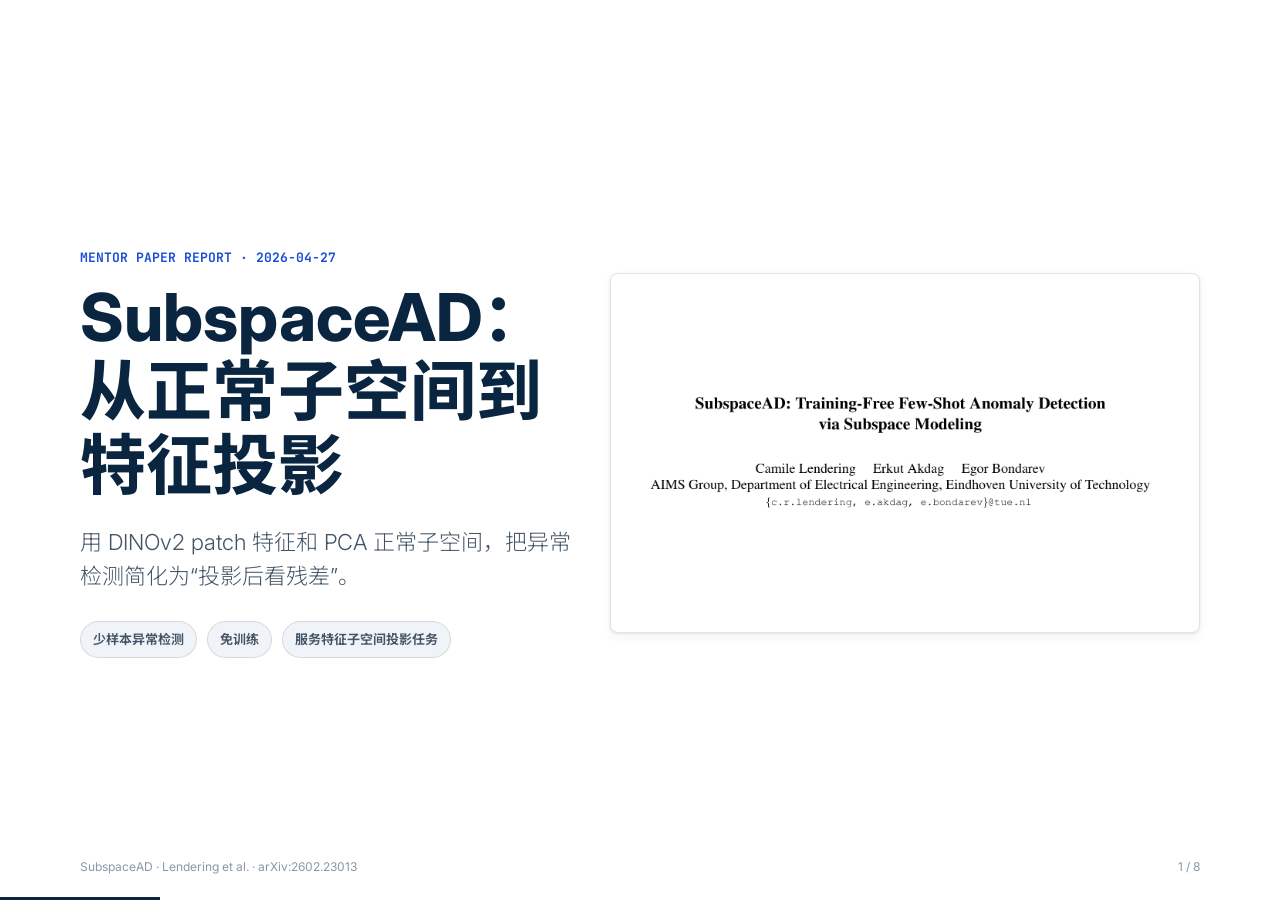
<file: 2026-04-27/results/html_ppt/index.html>
<!DOCTYPE html>
<html lang="zh-CN" data-themes="corporate-clean,academic-paper,minimal-white,swiss-grid,engineering-whiteprint">
<head>
<meta charset="utf-8">
<meta name="viewport" content="width=device-width,initial-scale=1">
<title>SubspaceAD 论文汇报：从正常子空间到特征投影</title>
<link rel="stylesheet" href="assets/fonts.css">
<link rel="stylesheet" href="assets/base.css">
<link rel="stylesheet" id="theme-link" href="assets/themes/corporate-clean.css">
<link rel="stylesheet" href="assets/animations/animations.css">
<link rel="stylesheet" href="style.css">
</head>
<body class="tpl-subspacead-report">
<div class="deck">

  <section class="slide cover-slide" data-title="Cover">
    <div class="slide-grid hero-grid">
      <div class="hero-copy">
        <p class="kicker">mentor paper report · 2026-04-27</p>
        <h1 class="h1" data-anim="fade-up">SubspaceAD：<br>从正常子空间到特征投影</h1>
        <p class="lede">用 DINOv2 patch 特征和 PCA 正常子空间，把异常检测简化为“投影后看残差”。</p>
        <div class="meta-strip">
          <span>少样本异常检测</span>
          <span>免训练</span>
          <span>服务特征子空间投影任务</span>
        </div>
      </div>
      <figure class="media-panel hero-media">
        <img src="../assay_analysis/images/header.png" alt="SubspaceAD paper title and authors">
      </figure>
    </div>
    <div class="deck-footer">
      <span>SubspaceAD · Lendering et al. · arXiv:2602.23013</span>
      <span class="slide-number" data-current="1" data-total="8"></span>
    </div>
    <aside class="notes">
      <p>这一页先把报告目标说清楚：我不是只复述一篇异常检测论文，而是想看它对我们正在做的<strong>特征子空间投影任务</strong>有什么直接启发。</p>
      <p>SubspaceAD 的核心非常克制：用冻结的 DINOv2 抽 patch 特征，只拿少量正常图像拟合 PCA 子空间，测试时看每个 patch 投影回正常子空间后的残差。残差大，就认为这个位置偏离正常变化。</p>
      <p>所以这篇文章最值得关注的地方，是它把“缺陷判断”从图像像素空间搬到了<strong>可迁移特征空间</strong>，再用一个很轻的投影模型做判别。这一点和我们的任务方向高度相关。</p>
    </aside>
  </section>

  <section class="slide" data-title="Why This Paper">
    <p class="kicker">01 · why it matters</p>
    <h2 class="h2">为什么这篇论文值得看</h2>
    <div class="slide-grid two-col">
      <div class="stack">
        <div class="point-row">
          <span class="point-index">A</span>
          <div>
            <h3>工业少样本场景贴近真实约束</h3>
            <p>正常样本更容易获得，异常类型稀疏、细微，而且难以用文本提示稳定描述。</p>
          </div>
        </div>
        <div class="point-row">
          <span class="point-index">B</span>
          <div>
            <h3>方法避开复杂训练管线</h3>
            <p>没有 memory bank、prompt tuning 或辅助数据，只保存均值向量和 PCA 主方向。</p>
          </div>
        </div>
        <div class="point-row">
          <span class="point-index">C</span>
          <div>
            <h3>给子空间投影任务一个强 baseline</h3>
            <p>先把判别转到特征空间，再用投影距离和残差解释异常。</p>
          </div>
        </div>
      </div>
      <figure class="media-panel">
        <img src="../background_pages/page-01.png" alt="Background task first page">
        <figcaption>背景任务来自第六款电池零样本缺陷检测；PDF 为图片型，这里保留原页作为任务来源。</figcaption>
      </figure>
    </div>
    <div class="deck-footer">
      <span>Task bridge: product-domain shift · feature-space projection</span>
      <span class="slide-number" data-current="2" data-total="8"></span>
    </div>
    <aside class="notes">
      <p>这里先说明为什么我选这篇文章。我们的背景任务是新产品上线后，缺陷样本和标签都很少，直接复用旧型号标签会遇到 domain shift。也就是说，缺陷的物理形态可能类似，但材质、光照、背景、纹理会让图像域发生变化。</p>
      <p>SubspaceAD 的价值在于，它没有假设我们能训练一个复杂模型，也没有假设异常样本足够多。它只问一个问题：如果基础视觉模型的 patch 特征足够好，能不能用正常样本的子空间来解释“什么是正常变化”。</p>
      <p>这个思路对我们有用，因为它提供了一个很强的起点：先抽高维特征，再在子空间中做投影、距离、残差，而不是直接在原图上做判别。</p>
    </aside>
  </section>

  <section class="slide" data-title="Background Task">
    <p class="kicker">02 · target problem</p>
    <h2 class="h2">背景任务：零样本缺陷检测的子空间假设</h2>
    <div class="pipeline">
      <div class="pipe-node">
        <span class="node-label">旧型号</span>
        <strong>有缺陷样本与标签</strong>
        <p>划痕、正常、其他缺陷类别提供监督信号。</p>
      </div>
      <div class="pipe-arrow">→</div>
      <div class="pipe-node emphasis">
        <span class="node-label">共享空间</span>
        <strong>学习可迁移缺陷子空间</strong>
        <p>同类缺陷聚拢，外观域差异被弱化。</p>
      </div>
      <div class="pipe-arrow">→</div>
      <div class="pipe-node">
        <span class="node-label">新型号</span>
        <strong>无标签图像直接投影</strong>
        <p>用距离度量或轻量分类器输出缺陷概率。</p>
      </div>
    </div>
    <div class="insight-band">
      <strong>关键假设</strong>
      <span>划痕的底层物理特征可迁移；产品外观域变化需要被剥离或弱化。</span>
    </div>
    <div class="deck-footer">
      <span>Our task: shared defect subspace under product-domain shift</span>
      <span class="slide-number" data-current="3" data-total="8"></span>
    </div>
    <aside class="notes">
      <p>把背景任务抽象一下，其实是一个跨产品域的特征投影问题。旧型号电池上有缺陷样本和标签，新型号只有产线图像，目标是尽量不重新标注，就能判断划痕和正常。</p>
      <p>这里的核心假设是：划痕这种缺陷有某些底层物理特征是可以迁移的，比如局部纹理破坏、边缘不连续、细长结构；但是不同电池型号的表面材质、背景和光照会改变成像域。</p>
      <p>所以子空间方法要做两件事：第一，用预训练 ResNet 或 ViT 抽取比像素更稳定的高维特征；第二，在一个共享子空间里让同类缺陷聚拢，让外观域差异尽量不要主导判别。</p>
    </aside>
  </section>

  <section class="slide" data-title="Method">
    <p class="kicker">03 · method</p>
    <h2 class="h2">SubspaceAD：正常子空间 + 残差评分</h2>
    <div class="slide-grid image-left">
      <figure class="media-panel">
        <img src="../assay_analysis/images/technical_framework.png" alt="SubspaceAD technical framework">
      </figure>
      <div class="formula-stack">
        <div class="formula-card">
          <span>Feature</span>
          <code>x_p = mean(f_l(p)), l = 22...28</code>
        </div>
        <div class="formula-card">
          <span>Projection</span>
          <code>x_proj = mu + C C^T (x - mu)</code>
        </div>
        <div class="formula-card accent-card">
          <span>Score</span>
          <code>S(x) = ||x - x_proj||_2^2</code>
        </div>
      </div>
    </div>
    <div class="deck-footer">
      <span>Frozen DINOv2-G · PCA on normal patches · residual anomaly map</span>
      <span class="slide-number" data-current="4" data-total="8"></span>
    </div>
    <aside class="notes">
      <p>这页是论文方法的最小闭环。训练阶段只有 k 张正常图像，k 可以是 1、2 或 4。作者用冻结的 DINOv2-G 抽 patch token，而且不是只用最后一层，而是聚合第 22 到 28 层的中间特征。</p>
      <p>拿到正常 patch 特征后，方法对这些点拟合 PCA，保存均值 <strong>mu</strong> 和主方向矩阵 <strong>C</strong>。测试图像走同一个特征提取器，每个 patch 特征都投影到这个正常子空间上。</p>
      <p>最后的异常分数就是原特征和投影重构特征之间的欧氏残差平方。直观理解是：正常 patch 能被正常主变化解释，异常 patch 偏离这个子空间，所以在正交方向留下更大残差。</p>
    </aside>
  </section>

  <section class="slide" data-title="PCA Scoring">
    <p class="kicker">04 · core mechanism</p>
    <h2 class="h2">关键机制：子空间不能“太完整”</h2>
    <div class="slide-grid two-col">
      <div>
        <div class="subspace-diagram" aria-hidden="true">
          <div class="plane"></div>
          <div class="normal-point p1"></div>
          <div class="normal-point p2"></div>
          <div class="normal-point p3"></div>
          <div class="anom-point"></div>
          <div class="residual-line"></div>
        </div>
        <div class="caption-block">
          <strong>解释方差阈值 tau = 0.99</strong>
          <p>保留主要正常变化，同时保留能暴露异常的残差方向。</p>
        </div>
      </div>
      <figure class="media-panel tall-media">
        <img src="../assay_analysis/images/technical_pca_scoring.png" alt="PCA subspace scoring equations">
      </figure>
    </div>
    <div class="deck-footer">
      <span>Failure mode: tau = 1.00 reconstructs anomalies too well</span>
      <span class="slide-number" data-current="5" data-total="8"></span>
    </div>
    <aside class="notes">
      <p>这页强调一个很重要的点：PCA 子空间不是越大越好。论文用解释方差阈值 tau 来决定保留多少主成分，默认是 0.99。这个设置的意义是，正常样本的主变化被保留下来，但最后一部分低能量方向不要全收进去。</p>
      <p>如果 tau 设到 1.00，模型几乎保留完整特征空间。这样异常 patch 也可能被重构得很好，残差就变小，异常信号反而消失。论文的 Table 4 里，这一点通过指标下降体现得很明显。</p>
      <p>这对我们的启发是：做共享缺陷子空间时，也不能只追求“投影后信息保留最多”。真正要优化的是判别性，也就是哪些方向应该聚拢，哪些方向应该被留作残差或排斥信号。</p>
    </aside>
  </section>

  <section class="slide" data-title="Results">
    <p class="kicker">05 · evidence</p>
    <h2 class="h2">实验结论：简单投影能打到强基线</h2>
    <div class="slide-grid results-grid">
      <div class="metric-panel">
        <div class="metric">
          <span class="value">97.1%</span>
          <span class="label">MVTec-AD 1-shot I-AUROC</span>
        </div>
        <div class="metric">
          <span class="value">97.5%</span>
          <span class="label">MVTec-AD 1-shot P-AUROC</span>
        </div>
        <div class="metric">
          <span class="value">93.4%</span>
          <span class="label">VisA 1-shot I-AUROC</span>
        </div>
        <div class="metric">
          <span class="value">98.2%</span>
          <span class="label">VisA 1-shot P-AUROC</span>
        </div>
      </div>
      <figure class="media-panel">
        <img src="../assay_analysis/images/table_1_main_comparison.png" alt="Main comparison table">
      </figure>
    </div>
    <div class="insight-band">
      <strong>谨慎结论</strong>
      <span>SubspaceAD 大多数指标领先或持平，但不是每个单项都绝对第一；优势主要来自强基础特征和合适残差空间。</span>
    </div>
    <div class="deck-footer">
      <span>MVTec-AD · VisA · 1/2/4-shot · five random seeds</span>
      <span class="slide-number" data-current="6" data-total="8"></span>
    </div>
    <aside class="notes">
      <p>主实验结果说明，这个非常简单的投影方法在少样本异常检测里已经能达到很强的水平。1-shot 的 MVTec-AD 上，图像级 AUROC 是 97.1%，像素级 AUROC 是 97.5%。VisA 上，图像级 AUROC 是 93.4%，像素级 AUROC 是 98.2%。</p>
      <p>和 AnomalyDINO 相比，VisA 1-shot 图像级 AUROC 提升大约 6 个百分点，PRO 也有提升。这个结果支撑了论文最核心的判断：在强视觉基础模型特征上，很多异常检测能力可以由简单统计子空间释放出来。</p>
      <p>不过汇报时要保守一点。SubspaceAD 不是所有单项都第一，尤其在某些 4-shot 指标上仍有方法更高。所以我会把它定义成强 baseline 和清晰机制，而不是绝对全面碾压。</p>
    </aside>
  </section>

  <section class="slide" data-title="Ablations">
    <p class="kicker">06 · ablation</p>
    <h2 class="h2">关键消融：性能来自“特征质量 × 残差空间”</h2>
    <div class="ablation-layout">
      <figure class="media-panel wide-media">
        <img src="../assay_analysis/images/figure_3_qualitative.png" alt="Qualitative anomaly localization">
      </figure>
      <div class="mini-gallery">
        <figure class="mini-figure">
          <img src="../assay_analysis/images/figure_4_resolution.png" alt="Resolution ablation">
          <figcaption>分辨率：448 px 后趋稳，672 px 是稳健折中。</figcaption>
        </figure>
        <figure class="mini-figure">
          <img src="../assay_analysis/images/figure_5_backbone.png" alt="Backbone size ablation">
          <figcaption>backbone：DINOv2-G 明显抬高上限。</figcaption>
        </figure>
        <figure class="mini-figure">
          <img src="../assay_analysis/images/table_4_pca_variance.png" alt="PCA variance threshold ablation">
          <figcaption>PCA 阈值：tau = 1.00 会削弱残差判别。</figcaption>
        </figure>
      </div>
    </div>
    <div class="deck-footer">
      <span>Qualitative maps · resolution · backbone · explained variance</span>
      <span class="slide-number" data-current="7" data-total="8"></span>
    </div>
    <aside class="notes">
      <p>这页放三个支撑机制的消融。第一是定性图。SubspaceAD 的热图在多个类别上更接近 GT 区域，背景误激活更少，说明 PCA 残差不是只适合图像级检测，也能形成可用的空间定位图。</p>
      <p>第二是分辨率。VisA 从 256 提升到 448 和 672 时改善明显，MVTec-AD 在 448 以上比较稳定。说明 patch 级局部细节对缺陷检测有帮助，但不是无限提高分辨率就一直涨。</p>
      <p>第三是 backbone 和 PCA 阈值。DINOv2-G 比小模型更强，说明特征质量决定上限；tau 等于 1.00 时指标下降，说明残差空间必须存在。合在一起看，这篇论文的经验就是：强特征负责表达，合适的子空间负责把异常暴露出来。</p>
    </aside>
  </section>

  <section class="slide" data-title="Next Steps">
    <p class="kicker">07 · for our project</p>
    <h2 class="h2">下一步：把论文改造成可验证路线</h2>
    <div class="roadmap">
      <div class="step">
        <span>1</span>
        <strong>抽特征</strong>
        <p>DINOv2 / ViT 提取旧型号与新型号 patch 或 region 特征。</p>
      </div>
      <div class="step">
        <span>2</span>
        <strong>建 baseline</strong>
        <p>并行验证正常 PCA 残差和缺陷原型子空间投影。</p>
      </div>
      <div class="step">
        <span>3</span>
        <strong>比距离</strong>
        <p>欧氏、余弦、Mahalanobis，以及轻量 SVM / MLP。</p>
      </div>
      <div class="step">
        <span>4</span>
        <strong>做对齐</strong>
        <p>同类缺陷聚拢、背景域排斥、正常区域残差校准。</p>
      </div>
      <div class="step">
        <span>5</span>
        <strong>看可视化</strong>
        <p>投影点云、异常热图、阈值敏感性和跨型号泛化。</p>
      </div>
    </div>
    <div class="decision-box">
      <strong>给 mentor 的问题</strong>
      <span>本阶段优先验证“正常子空间残差”，还是“共享缺陷子空间投影”？</span>
    </div>
    <div class="deck-footer">
      <span>Proposed deliverable: feature-space baselines before heavier UDA training</span>
      <span class="slide-number" data-current="8" data-total="8"></span>
    </div>
    <aside class="notes">
      <p>最后把论文落到我们的项目路线。我的建议是先不要直接上复杂 UDA 或大模型微调，而是先做两个很明确的 baseline。第一个是复现 SubspaceAD 思路：用少量正常样本拟合 PCA，看残差能不能在新型号上给出有效划痕热图。</p>
      <p>第二个是更贴近背景任务的缺陷原型子空间：用旧型号已标注缺陷学习共享缺陷方向，再把新型号样本投影进去，比较距离和轻量分类器的表现。</p>
      <p>这两个 baseline 做出来后，再决定是否加入域对齐目标。和 mentor 讨论时，我建议重点问一个决策问题：当前阶段是先验证“正常子空间残差”这个低成本方案，还是直接推进“共享缺陷子空间投影”。这个选择会决定后续实验设计和标注需求。</p>
    </aside>
  </section>

</div>

<script src="assets/runtime.js"></script>
</body>
</html>
</file>
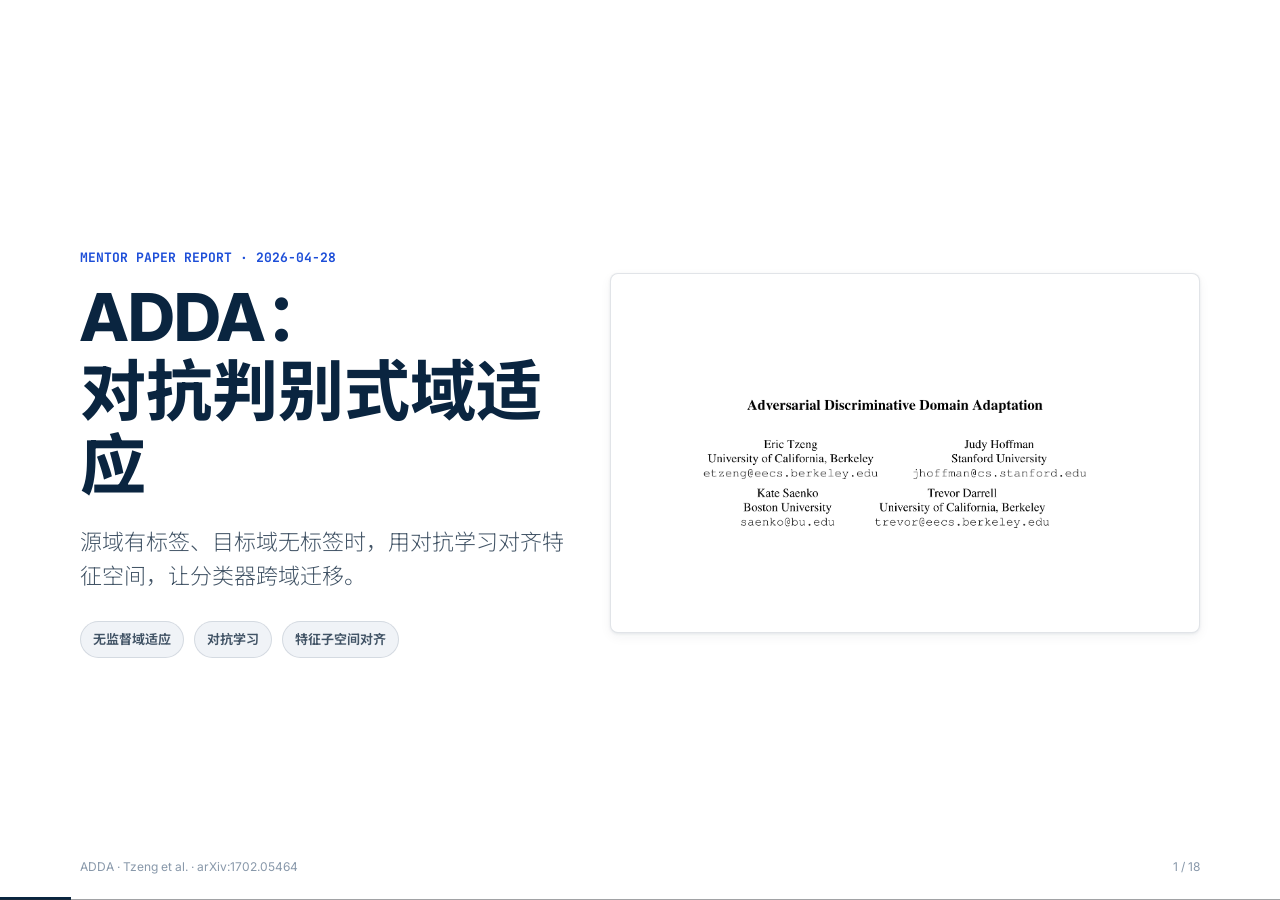
<file: 2026-04-28/results/html_ppt/index.html>
<!DOCTYPE html>
<html lang="zh-CN" data-themes="corporate-clean,academic-paper,minimal-white,swiss-grid,engineering-whiteprint">
<head>
<meta charset="utf-8">
<meta name="viewport" content="width=device-width,initial-scale=1">
<title>ADDA 论文汇报：对抗判别式域适应</title>
<link rel="stylesheet" href="assets/fonts.css">
<link rel="stylesheet" href="assets/base.css">
<link rel="stylesheet" id="theme-link" href="assets/themes/corporate-clean.css">
<link rel="stylesheet" href="assets/animations/animations.css">
<link rel="stylesheet" href="style.css">
</head>
<body class="tpl-adda-report">
<div class="deck">

  <!-- Slide 1: Cover -->
  <section class="slide cover-slide" data-title="Cover">
    <div class="slide-grid hero-grid">
      <div class="hero-copy">
        <p class="kicker">mentor paper report · 2026-04-28</p>
        <h1 class="h1" data-anim="fade-up">ADDA：<br>对抗判别式域适应</h1>
        <p class="lede">源域有标签、目标域无标签时，用对抗学习对齐特征空间，让分类器跨域迁移。</p>
        <div class="meta-strip">
          <span>无监督域适应</span>
          <span>对抗学习</span>
          <span>特征子空间对齐</span>
        </div>
      </div>
      <figure class="media-panel hero-media">
        <img src="../1702-05464v1/images/header.png" alt="ADDA paper title and authors">
      </figure>
    </div>
    <div class="deck-footer">
      <span>ADDA · Tzeng et al. · arXiv:1702.05464</span>
      <span class="slide-number" data-current="1" data-total="18"></span>
    </div>
    <aside class="notes">
      <p>今天分享的这篇论文是 ADDA，全称 Adversarial Discriminative Domain Adaptation。它解决的核心问题是：当你有源域标签、目标域没有标签时，怎么让模型在目标域上也能分类。</p>
      <p>选这篇论文的原因跟我们正在做的工业缺陷检测直接相关。我们有五款电池的划痕标签，但第六款没有，直接迁移泛化性差。这个问题本质就是特征子空间的问题——产品外观域差异压过了缺陷语义。</p>
      <p>ADDA 提供了一个清晰的对齐思路：用对抗训练把目标域特征拉到源域特征空间里，让源域分类器可以直接用。我会重点讲清楚它怎么做的、为什么有效、以及对我们项目的适用边界。</p>
    </aside>
  </section>

  <!-- Slide 2: Outline -->
  <section class="slide" data-title="Outline">
    <p class="kicker">overview</p>
    <h2 class="h2">今天聊什么</h2>
    <div class="roadmap" style="grid-template-columns: repeat(4, 1fr);">
      <div class="step">
        <span>1</span>
        <strong>问题与动机</strong>
        <p>域偏移为什么让模型失效；我们的缺陷检测痛点。</p>
      </div>
      <div class="step">
        <span>2</span>
        <strong>ADDA 方法</strong>
        <p>三阶段训练流程、对抗对齐原理、权重不共享的设计。</p>
      </div>
      <div class="step">
        <span>3</span>
        <strong>实验证据</strong>
        <p>数字数据集跨域结果、NYUD 跨模态迁移、对比分析。</p>
      </div>
      <div class="step">
        <span>4</span>
        <strong>应用讨论</strong>
        <p>能否用到电池缺陷检测、局限与风险、组合方案建议。</p>
      </div>
    </div>
    <div class="deck-footer">
      <span>Problem → Method → Evidence → Application</span>
      <span class="slide-number" data-current="2" data-total="18"></span>
    </div>
    <aside class="notes">
      <p>今天分享分成四个部分。先讲清楚域偏移问题是什么、为什么跟我们的缺陷检测痛点相关；然后展开 ADDA 的方法和训练流程；接着看实验证据支撑了什么结论；最后讨论它能不能用到我们的场景、有什么局限。</p>
      <p>核心结论先剧透：ADDA 适合做我们技术路线里的域适应基线，但不能单独解决"第六款没有划痕样本"的根本风险。后面我会逐步展开为什么。</p>
    </aside>
  </section>

  <!-- Slide 3: Our Problem -->
  <section class="slide" data-title="Our Problem">
    <p class="kicker">01 · the problem we face</p>
    <h2 class="h2">我们的痛点：跨产品缺陷泛化差</h2>
    <div class="pipeline">
      <div class="pipe-node">
        <span class="node-label">前五款电池</span>
        <strong>有缺陷样本与标签</strong>
        <p>划痕、正常、其他缺陷类别提供监督信号。分类器在五款上表现很好。</p>
      </div>
      <div class="pipe-arrow">→</div>
      <div class="pipe-node emphasis">
        <span class="node-label">直接迁移</span>
        <strong>泛化性明显下降</strong>
        <p>第六款电池的材质、光照、纹理变了，特征空间偏移，分类器失准。</p>
      </div>
      <div class="pipe-arrow">→</div>
      <div class="pipe-node warn">
        <span class="node-label">第六款电池</span>
        <strong>没有划痕标签</strong>
        <p>暂时无法重新标注，需要无监督或半监督方法弥合域差距。</p>
      </div>
    </div>
    <div class="insight-band">
      <strong>本质问题</strong>
      <span>产品外观域特征子空间压过了缺陷语义子空间；分类器学到的是"哪款产品"，而不是"有什么缺陷"。</span>
    </div>
    <div class="deck-footer">
      <span>Domain shift: product appearance dominates defect semantics</span>
      <span class="slide-number" data-current="3" data-total="18"></span>
    </div>
    <aside class="notes">
      <p>先把我们的问题说清楚。前五款电池有划痕标签，分类器训练出来效果不错。但第六款电池上线后，直接用前五款训练的模型，泛化性很差。原因是第六款的材质、光照、纹理变了，图像域发生了偏移。</p>
      <p>这里的关键洞察是：分类器学到的其实不只是"划痕 vs 正常"，还学到了大量"这款电池长什么样"的信息。当产品外观变了，这些外观特征就变成了干扰。</p>
      <p>所以本质上，我们要解决的是产品外观子空间和缺陷语义子空间的纠缠问题。ADDA 这类域适应方法，就是试图把两个域的特征分布拉近，让分类器不再被外观域差异干扰。</p>
    </aside>
  </section>

  <!-- Slide 4: What is Domain Shift -->
  <section class="slide" data-title="Domain Shift">
    <p class="kicker">02 · domain shift</p>
    <h2 class="h2">什么是域偏移：同样的划痕，不同的"长相"</h2>
    <div class="domain-shift-visual">
      <div class="domain-box">
        <h4>源域：前五款电池</h4>
        <p>相同缺陷在不同产品上成像差异大</p>
        <p>光照、材质、纹理、相机参数不同</p>
        <p>特征空间按产品聚类</p>
      </div>
      <div class="shift-arrow">
        <span class="arrow-label">domain shift</span>
        <span class="arrow-line">→</span>
        <span class="arrow-label">特征偏移</span>
      </div>
      <div class="domain-box">
        <h4>目标域：第六款电池</h4>
        <p>划痕物理形态类似</p>
        <p>但图像特征分布与前五款差异大</p>
        <p>源域分类器无法覆盖</p>
      </div>
    </div>
    <div class="feature-space">
      <div class="fs-cluster source"></div>
      <span class="fs-label src-label">源域特征</span>
      <div class="fs-cluster target-before"></div>
      <span class="fs-label tgt-label">目标域特征</span>
    </div>
    <div class="caption-block">
      <strong>特征空间视角</strong>
      <p>理想状态下，同类缺陷应聚在一起；但域偏移让特征按产品线分离，缺陷语义被淹没。</p>
    </div>
    <div class="deck-footer">
      <span>Same defect → different feature distribution → classifier fails</span>
      <span class="slide-number" data-current="4" data-total="18"></span>
    </div>
    <aside class="notes">
      <p>这页用图示把域偏移讲清楚。左边的源域是前五款电池，右边是第六款。划痕的物理本质是一样的——都是表面线性损伤，但在不同产品上的成像完全不同。材质反光不同、光照条件不同、相机位置不同，导致同一个缺陷在特征空间里落到了不同的位置。</p>
      <p>下面的特征空间示意图说明了核心问题：源域特征和目标域特征形成了两个分离的簇。如果特征按产品线聚在一起，而不是按缺陷类型聚在一起，那分类器区分的其实是"哪款产品"而不是"有没有缺陷"。</p>
      <p>所以域适应要做的事情就是：把目标域特征簇拉到源域特征簇附近，让"划痕"和"正常"的判别边界在目标域上也能生效。</p>
    </aside>
  </section>

  <!-- Slide 5: Paper Context -->
  <section class="slide" data-title="Paper Context">
    <p class="kicker">03 · why this paper</p>
    <h2 class="h2">ADDA 要解决什么</h2>
    <div class="slide-grid two-col">
      <div class="stack">
        <div class="point-row">
          <span class="point-index">A</span>
          <div>
            <h3>无监督域适应的经典设定</h3>
            <p>源域有标签 (X<sub>s</sub>, Y<sub>s</sub>)，目标域只有图像 X<sub>t</sub>，没有标签。希望模型在目标域上也能正确分类。</p>
          </div>
        </div>
        <div class="point-row">
          <span class="point-index">B</span>
          <div>
            <h3>对抗学习对齐特征分布</h3>
            <p>训练一个域判别器区分源/目标特征，再训练目标编码器欺骗判别器，从而拉近两个域的特征分布。</p>
          </div>
        </div>
        <div class="point-row">
          <span class="point-index">C</span>
          <div>
            <h3>判别式而非生成式</h3>
            <p>不生成目标域图像，只对齐特征空间。更轻量、更稳定，尤其适合分类任务。</p>
          </div>
        </div>
      </div>
      <figure class="media-panel">
        <img src="../1702-05464v1/images/header.png" alt="ADDA paper title">
        <figcaption>Tzeng, Hoffman, Saenko, Darrell — UC Berkeley / Stanford / BU</figcaption>
      </figure>
    </div>
    <div class="deck-footer">
      <span>Unsupervised DA · adversarial feature alignment · discriminative modeling</span>
      <span class="slide-number" data-current="5" data-total="18"></span>
    </div>
    <aside class="notes">
      <p>ADDA 的设定非常清晰：源域有标签数据，目标域只有无标签图像。这是一个非常典型的工业场景——我们有五款电池的划痕标签，第六款只有产线上的图像。</p>
      <p>它的核心思路是用对抗学习做特征对齐。具体来说，训练一个域判别器来区分"这是源域特征还是目标域特征"，同时训练目标域编码器去欺骗这个判别器。如果判别器分不清了，说明两个域的特征分布已经足够接近。</p>
      <p>ADDA 选择判别式方法而不是生成式方法，这是一个重要设计选择。它不尝试生成目标域图像，只做特征空间的对齐。这样计算量小，也不容易因为生成质量不好而引入额外噪声。</p>
    </aside>
  </section>

  <!-- Slide 6: Unified Framework -->
  <section class="slide" data-title="Unified Framework">
    <p class="kicker">04 · framework overview</p>
    <h2 class="h2">统一对抗域适应框架</h2>
    <div class="text-two-col">
      <div class="text-col">
        <h3>四类设计选择</h3>
        <p><strong>1. 基础模型</strong>：预训练网络初始化，还是从头训练？</p>
        <p><strong>2. 权重共享</strong>：源/目标编码器共享全部、部分、还是不共享权重？</p>
        <p><strong>3. 对抗损失</strong>：用什么方式做对抗——梯度反转、域混淆、还是 GAN loss？</p>
        <p><strong>4. 判别 vs 生成</strong>：只对齐特征，还是同时生成目标域图像？</p>
      </div>
      <div class="text-col">
        <h3>ADDA 的选择</h3>
        <p><strong>预训练初始化</strong>：用 ImageNet 预训练权重作为起点。</p>
        <p><strong>不共享权重</strong>：源编码器固定，目标编码器独立学习。允许目标域有自己的低层纹理映射。</p>
        <p><strong>GAN loss</strong>：目标编码器通过欺骗域判别器来学习对齐。</p>
        <p><strong>判别式</strong>：不生成图像，只做特征对齐，更适合分类任务。</p>
      </div>
    </div>
    <div class="insight-band">
      <strong>关键设计</strong>
      <span>权重不共享 + GAN loss：目标编码器可以自由适应目标域的低层纹理，同时被约束在对齐的特征空间里。</span>
    </div>
    <div class="deck-footer">
      <span>Base model · weight sharing · adversarial loss · discriminative vs generative</span>
      <span class="slide-number" data-current="6" data-total="18"></span>
    </div>
    <aside class="notes">
      <p>ADDA 的一个贡献是它把现有方法放在统一框架下比较。域适应方法在设计上有四个关键选择：基础模型怎么初始化、源和目标编码器是否共享权重、用什么对抗损失、是判别式还是生成式。</p>
      <p>ADDA 的选择是不共享权重加 GAN loss。不共享权重这一点很重要——共享权重意味着源和目标用同一套底层特征提取器，但不同产品的纹理差异可能需要不同的底层映射。让目标编码器独立学习，可以更好地适应目标域特有的低层纹理。</p>
      <p>但这也意味着目标编码器需要从预训练权重开始"学会"一套新的映射，同时被对抗损失约束到源域特征空间里。这是一个在灵活性和约束之间的平衡。</p>
    </aside>
  </section>

  <!-- Slide 7: Three-Stage Pipeline -->
  <section class="slide" data-title="Three-Stage Pipeline">
    <p class="kicker">05 · training pipeline</p>
    <h2 class="h2">三阶段训练流程</h2>
    <div class="stage-flow">
      <div class="stage-card active">
        <span class="stage-num">1</span>
        <h3>源域预训练</h3>
        <p>用源域标签训练源编码器 <code>M<sub>s</sub></code> 和分类器 <code>C</code>。</p>
        <p>目标：最小化分类损失 <code>L<sub>cls</sub></code>，让分类器在源域上表现好。</p>
        <p style="margin-top:12px; color: var(--accent); font-weight:600;">此阶段完成后，M<sub>s</sub> 和 C 的参数<strong>固定</strong>。</p>
      </div>
      <div class="stage-card">
        <span class="stage-num">2</span>
        <h3>对抗对齐</h3>
        <p>固定 M<sub>s</sub>，训练域判别器 <code>D</code> 和目标编码器 <code>M<sub>t</sub></code>。</p>
        <p>D 学习区分源/目标特征；M<sub>t</sub> 学习欺骗 D。</p>
        <p style="margin-top:12px; color: var(--accent); font-weight:600;">对抗博弈让 M<sub>t</sub>(X<sub>t</sub>) ≈ M<sub>s</sub>(X<sub>s</sub>)。</p>
      </div>
      <div class="stage-card">
        <span class="stage-num">3</span>
        <h3>目标域推理</h3>
        <p>测试时只用目标编码器 + 源分类器。</p>
        <p>输入目标图像 → M<sub>t</sub> 提取特征 → C 输出分类。</p>
        <p style="margin-top:12px; color: var(--accent); font-weight:600;">不需要判别器 D，也不需要目标域标签。</p>
      </div>
    </div>
    <div class="deck-footer">
      <span>Stage 1: source pretrain · Stage 2: adversarial alignment · Stage 3: target inference</span>
      <span class="slide-number" data-current="7" data-total="18"></span>
    </div>
    <aside class="notes">
      <p>ADDA 的训练流程非常清晰，分三个阶段。第一阶段是源域预训练，用前五款电池的划痕标签训练编码器和分类器。训练完后编码器和分类器参数都固定下来。</p>
      <p>第二阶段是核心：固定源编码器，训练域判别器和目标编码器。判别器要区分"这是源域特征还是目标域特征"，目标编码器要尽量让目标域特征被判别器误认为源域特征。这就是对抗博弈。</p>
      <p>第三阶段就是推理。输入第六款电池图像，用目标编码器提特征，直接送进源域分类器出结果。判别器只在训练时用，推理时不需要。整个流程不需要第六款的任何标签。</p>
    </aside>
  </section>

  <!-- Slide 8: Pipeline Figure -->
  <section class="slide" data-title="Pipeline Figure">
    <p class="kicker">06 · architecture diagram</p>
    <h2 class="h2">ADDA 架构图</h2>
    <div class="full-media">
      <img src="../1702-05464v1/images/adda_pipeline_figure3.png" alt="ADDA three-stage pipeline architecture">
    </div>
    <div class="text-two-col" style="margin-top: 12px;">
      <div class="text-col">
        <h3>关键观察</h3>
        <p>Source CNN 训练后固定（虚线），Target CNN 单独学习自己的低层映射。</p>
        <p>域判别器 D 只在第二阶段参与，推理时不需要。</p>
      </div>
      <div class="text-col">
        <h3>对应到电池场景</h3>
        <p>Source CNN = 前五款电池特征提取器；Target CNN = 第六款电池特征提取器。</p>
        <p>分类器 C 复用前五款的缺陷分类头，不需要重新训练。</p>
      </div>
    </div>
    <div class="deck-footer">
      <span>Figure 3 from the paper — source encoder (fixed) · target encoder (learned) · domain discriminator</span>
      <span class="slide-number" data-current="8" data-total="18"></span>
    </div>
    <aside class="notes">
      <p>这页是论文中的架构图。左边是源域：带标签的图像经过 Source CNN 提取特征，然后送给分类器。中间是目标域：无标签图像经过 Target CNN，特征要和源域特征混在一起骗过判别器。</p>
      <p>注意虚线表示固定参数——Source CNN 在第一阶段训练完后就不变了。这是 ADDA 的一个设计选择：源编码器不动，让目标编码器来适应源域空间。</p>
      <p>映射到我们的场景：前五款电池就是源域，第六款就是目标域。分类器 C 是前五款训练好的缺陷分类头，直接复用。关键问题在于：对抗对齐能否把第六款的特征拉到前五款的特征空间里？</p>
    </aside>
  </section>

  <!-- Slide 9: Objective Function -->
  <section class="slide" data-title="Objective Function">
    <p class="kicker">07 · math</p>
    <h2 class="h2">三个优化目标：分类 + 判别 + 欺骗</h2>
    <div class="slide-grid image-left">
      <figure class="media-panel">
        <img src="../1702-05464v1/images/adda_objective_eq9.png" alt="ADDA objective function">
      </figure>
      <div class="formula-stack">
        <div class="formula-card">
          <span>① 分类损失</span>
          <code>min L_cls(X_s, Y_s)</code>
        </div>
        <div class="formula-card">
          <span>② 判别器损失</span>
          <code>min L_advD = -E[log D(M_s(x_s))] - E[log(1-D(M_t(x_t)))]</code>
        </div>
        <div class="formula-card accent-card">
          <span>③ 目标编码器损失</span>
          <code>min L_advM = -E[log D(M_t(x_t))]</code>
        </div>
      </div>
    </div>
    <div class="deck-footer">
      <span>Classification → Discrimination → Fooling — standard GAN formulation for feature alignment</span>
      <span class="slide-number" data-current="9" data-total="18"></span>
    </div>
    <aside class="notes">
      <p>这页是 ADDA 的三个优化目标。第一个是分类损失，用源域标签训练源编码器和分类器，让它在前五款电池上学会区分划痕和正常。</p>
      <p>第二个是判别器损失，标准 GAN 判别器目标——让它正确区分源域特征和目标域特征。</p>
      <p>第三个是目标编码器损失，这是对抗的部分——让目标编码器生成的特征被判别器误认为是源域特征。如果判别器分不出来了，说明两个域的特征分布已经足够接近。</p>
      <p>第三个目标是整个方法的核心。它不要求目标域有标签，只要求目标域有无标签图像。这正是我们的场景：第六款电池虽然没有划痕标签，但有产线图像可以用。</p>
    </aside>
  </section>

  <!-- Slide 10: Why It Works -->
  <section class="slide" data-title="Why It Works">
    <p class="kicker">08 · intuition</p>
    <h2 class="h2">为什么对抗对齐有效</h2>
    <div class="feature-space">
      <div class="fs-cluster source"></div>
      <span class="fs-label src-label">源域特征</span>
      <div class="fs-cluster target-after"></div>
      <span class="fs-label tgt-after-label">目标域特征（对齐后）</span>
      <span class="fs-arrow">←</span>
    </div>
    <div class="versus-grid">
      <div class="versus-col">
        <h3>对齐前</h3>
        <p>源域和目标域特征分布差异大</p>
        <p>源域分类边界在目标域上失效</p>
        <p>模型预测塌缩：全部预测为多数类</p>
      </div>
      <div class="versus-col">
        <h3>对齐后</h3>
        <p>目标域特征被拉到源域特征空间</p>
        <p>源域分类边界可以继续使用</p>
        <p>预测分布更分散，更接近有监督结果</p>
      </div>
    </div>
    <div class="insight-band">
      <strong>核心逻辑</strong>
      <span>如果 M_t(X_t) ≈ M_s(X_s)，那么源域学到的分类器 C 就能直接用到目标域特征上。</span>
    </div>
    <div class="deck-footer">
      <span>Feature alignment → shared classifier → cross-domain prediction</span>
      <span class="slide-number" data-current="10" data-total="18"></span>
    </div>
    <aside class="notes">
      <p>这页解释为什么对抗对齐能工作。左边的图展示了特征空间的变化：对齐前，源域和目标域特征是分离的；对齐后，目标域特征被"拉"到了源域特征空间里。</p>
      <p>对齐前，源域分类器学到的判别边界在目标域特征上是失效的——因为目标域特征落在边界之外。一个常见症状就是预测塌缩：模型把所有目标域样本都预测为同一个类。</p>
      <p>对齐后，目标域特征落在了源域特征空间里，源域分类器的判别边界就可以继续使用了。这就是 ADDA 的核心逻辑：不重新训练分类器，而是让目标域特征去"适应"已有的分类器。</p>
    </aside>
  </section>

  <!-- Slide 11: Weight Sharing Choice -->
  <section class="slide" data-title="Weight Sharing">
    <p class="kicker">09 · design choice</p>
    <h2 class="h2">为什么不共享权重</h2>
    <div class="versus-grid">
      <div class="versus-col warn-col">
        <h3>共享权重的局限</h3>
        <p>源和目标用同一套底层特征提取器</p>
        <p>底层特征被"绑死"，无法适应目标域特有纹理</p>
        <p>当域偏移较大时，共享底层可能反而限制对齐</p>
        <p>代表方法：DANN (梯度反转)、Domain Confusion</p>
      </div>
      <div class="versus-col">
        <h3>不共享权重的优势</h3>
        <p>目标编码器可以学习目标域特有的低层映射</p>
        <p>源编码器固定，保留源域判别性特征</p>
        <p>对抗约束只作用于高层特征空间</p>
        <p>在 SVHN → MNIST (大域偏移) 上明显更稳定</p>
      </div>
    </div>
    <div class="caption-block">
      <strong>电池缺陷场景的意义</strong>
      <p>不同电池型号的表面纹理差异可能很大——光泽度、颗粒感、反光模式都不同。让目标编码器独立学习底层映射，可以更好地捕捉第六款电池特有的纹理特征。</p>
    </div>
    <div class="deck-footer">
      <span>Shared weights: simpler but rigid · Separate weights: flexible but needs careful init</span>
      <span class="slide-number" data-current="11" data-total="18"></span>
    </div>
    <aside class="notes">
      <p>ADDA 选择不共享权重，这个设计需要特别解释一下。共享权重的方法比如 DANN，让源和目标用同一个编码器，通过梯度反转层来对齐特征。好处是简单，但问题是底层特征被绑死了，两个域必须共用同一套底层映射。</p>
      <p>当域偏移不大的时候，共享权重没问题。但当域偏移较大——比如 SVHN 迁移到 MNIST，或者前五款电池迁移到第六款——底层纹理差异可能大到共享权重反而限制了对齐效果。</p>
      <p>ADDA 让目标编码器独立学习，对抗约束只作用在高层特征空间。这意味着目标编码器可以自由地学习第六款电池特有的底层纹理映射，同时保证高层特征和源域对齐。这是一个更灵活的设计。</p>
    </aside>
  </section>

  <!-- Slide 12: Prerequisite Check -->
  <section class="slide" data-title="Prerequisite">
    <p class="kicker">10 · prerequisite</p>
    <h2 class="h2">ADDA 的前提条件：不是万能的</h2>
    <div class="stage-flow">
      <div class="stage-card active">
        <span class="stage-num">✓</span>
        <h3>前提 1：目标域有无标签图像</h3>
        <p>ADDA 必须有目标域图像 X<sub>t</sub> 来训练目标编码器和判别器。</p>
        <p>如果第六款电池<strong>连无标签图像都没有</strong>，ADDA 无法启动。</p>
      </div>
      <div class="stage-card">
        <span class="stage-num">?</span>
        <h3>前提 2：目标域图像包含缺陷样本</h3>
        <p>ADDA 对齐的是<strong>边缘分布</strong> P(X)，不是条件分布 P(Y|X)。</p>
        <p>如果目标域只有正常样本，划痕子空间可能无法被正确对齐。</p>
      </div>
      <div class="stage-card">
        <span class="stage-num">!</span>
        <h3>前提 3：源/目标类别空间一致</h3>
        <p>ADDA 假设源域和目标域共享相同的类别标签集合。</p>
        <p>如果第六款出现了前五款没有的缺陷类型，ADDA 无法处理。</p>
      </div>
    </div>
    <div class="risk-band">
      <strong>风险提醒</strong>
      <span>如果第六款只有正常样本，ADDA 可能只对齐正常表面纹理，无法保证划痕子空间被正确迁移。</span>
    </div>
    <div class="deck-footer">
      <span>ADDA aligns marginal P(X), not conditional P(Y|X) — this is the key limitation</span>
      <span class="slide-number" data-current="12" data-total="18"></span>
    </div>
    <aside class="notes">
      <p>这页很重要，讲 ADDA 的前提条件。很多论文汇报只讲方法多好，不讲什么时候不能用。对我们的场景来说，这个前提检查非常关键。</p>
      <p>第一个前提：目标域必须有无标签图像。如果第六款电池连产线图像都没有，ADDA 根本没法启动。不过在我们的场景里，这个条件是满足的——第六款电池有产线正常品图像。</p>
      <p>第二个前提是核心风险：ADDA 对齐的是边缘分布，也就是 P(X)，而不是条件分布 P(Y|X)。它保证的是"两个域的特征分布整体接近"，但不保证每个类别分别被正确对齐。如果第六款的无标签样本里主要是正常品，对抗对齐主要学到的就是正常表面纹理的对齐，划痕子空间可能被忽略。</p>
      <p>第三个前提是类别空间一致。如果第六款出现了全新的缺陷类型，ADDA 也处理不了。</p>
    </aside>
  </section>

  <!-- Slide 13: Digits Results -->
  <section class="slide" data-title="Digits Results">
    <p class="kicker">11 · evidence</p>
    <h2 class="h2">实验 1：数字数据集跨域迁移</h2>
    <div class="slide-grid results-grid">
      <div class="metric-panel">
        <div class="metric">
          <span class="value">90.1%</span>
          <span class="label">USPS → MNIST (ADDA)</span>
        </div>
        <div class="metric">
          <span class="value">89.1%</span>
          <span class="label">USPS → MNIST (CoGAN)</span>
        </div>
        <div class="metric">
          <span class="value">76.0%</span>
          <span class="label">SVHN → MNIST (ADDA)</span>
        </div>
        <div class="metric">
          <span class="value">—</span>
          <span class="label">SVHN → MNIST (CoGAN 未收敛)</span>
        </div>
      </div>
      <figure class="media-panel">
        <img src="../1702-05464v1/images/digits_results_table2.png" alt="Digits domain adaptation results table">
      </figure>
    </div>
    <div class="insight-band">
      <strong>关键结论</strong>
      <span>域偏移越大（SVHN → MNIST），判别式方法越稳定；生成式方法 (CoGAN) 在大偏移下可能不收敛。</span>
    </div>
    <div class="deck-footer">
      <span>MNIST · USPS · SVHN — discriminative > generative under large domain shift</span>
      <span class="slide-number" data-current="13" data-total="18"></span>
    </div>
    <aside class="notes">
      <p>第一个实验是数字数据集上的跨域迁移。USPS 到 MNIST 的域偏移比较小，ADDA 达到 90.1%，比 CoGAN 的 89.1% 略好。但更关键的对比是 SVHN 到 MNIST——这里域偏移很大，SVHN 是真实场景的街景数字，MNIST 是手写数字。</p>
      <p>在这个大偏移场景下，ADDA 达到 76.0%，而 CoGAN 直接没有收敛。这说明生成式方法在大域偏移下可能不稳定，而判别式方法更鲁棒。</p>
      <p>映射到电池场景：前五款到第六款的域偏移可能更接近 SVHN 到 MNIST 的情况——不同产品的外观差异可能相当大。所以 ADDA 的判别式设计在稳定性上有优势。</p>
    </aside>
  </section>

  <!-- Slide 14: NYUD Results -->
  <section class="slide" data-title="NYUD Results">
    <p class="kicker">12 · cross-modal evidence</p>
    <h2 class="h2">实验 2：跨模态目标分类</h2>
    <div class="slide-grid two-col">
      <div class="stack">
        <div class="point-row">
          <span class="point-index">A</span>
          <div>
            <h3>从 RGB 到深度图：域偏移极大</h3>
            <p>RGB 图像和深度/HHA 图的成像原理完全不同，是最接近工业跨域的场景。</p>
          </div>
        </div>
        <div class="point-row">
          <span class="point-index">B</span>
          <div>
            <h3>Source only: 13.9% → ADDA: 21.1%</h3>
            <p>整体准确率提升显著。无目标标签时，对抗对齐带来了 7 个百分点以上的提升。</p>
          </div>
        </div>
        <div class="point-row">
          <span class="point-index">C</span>
          <div>
            <h3>并非所有类别都提升</h3>
            <p>某些类别在适应后仍然无法恢复——这对缺陷检测是重要警示。</p>
          </div>
        </div>
      </div>
      <figure class="media-panel">
        <img src="../1702-05464v1/images/nyud_results_table3.png" alt="NYUD cross-modal classification results">
      </figure>
    </div>
    <div class="deck-footer">
      <span>RGB → Depth/HHA · closest to industrial cross-domain scenarios</span>
      <span class="slide-number" data-current="14" data-total="18"></span>
    </div>
    <aside class="notes">
      <p>第二个实验是 NYUD 数据集上的跨模态分类，从 RGB 图像迁移到深度图。这是论文中最接近工业跨域的证据——RGB 和深度图的成像原理完全不同，就像不同电池型号的表面纹理差异。</p>
      <p>Source only 只有 13.9% 的整体准确率，ADDA 提升到 21.1%，提升了 7 个百分点以上。在完全没有目标域标签的情况下，这是很有意义的提升。</p>
      <p>但需要注意论文的诚实之处：并非所有类别都提升。某些类别在域适应后仍然无法恢复。这一点对电池划痕检测尤其重要——如果某些缺陷类型在目标产品中没有覆盖，域适应不一定能凭空恢复。</p>
    </aside>
  </section>

  <!-- Slide 15: Confusion Matrix -->
  <section class="slide" data-title="Confusion Matrix">
    <p class="kicker">13 · qualitative evidence</p>
    <h2 class="h2">预测塌缩 vs 对齐后恢复</h2>
    <div class="full-media">
      <img src="../1702-05464v1/images/confusion_figure5.png" alt="NYUD confusion matrices comparing source only and ADDA">
    </div>
    <div class="versus-grid" style="margin-top: 12px;">
      <div class="versus-col warn-col">
        <h3>Source only 的症状</h3>
        <p>目标域预测严重塌缩</p>
        <p>大部分样本被预测为同一个多数类</p>
        <p>混淆矩阵呈现"一列高、其余低"</p>
      </div>
      <div class="versus-col">
        <h3>ADDA 对齐后</h3>
        <p>预测分布更分散、更均匀</p>
        <p>更接近有目标域监督训练的结果</p>
        <p>但仍有部分类别恢复不完全</p>
      </div>
    </div>
    <div class="deck-footer">
      <span>Figure 5 — prediction collapse → partial recovery after adversarial alignment</span>
      <span class="slide-number" data-current="15" data-total="18"></span>
    </div>
    <aside class="notes">
      <p>这页的混淆矩阵对比很直观。Source only 模型在目标域上的预测严重塌缩——大部分样本被预测为同一个类，混淆矩阵呈现"一列特别高、其余几乎为零"的模式。这说明分类器在目标域上基本失效了。</p>
      <p>ADDA 对齐后，预测分布变得更分散、更均匀，更接近有目标域标签训练的结果。这说明对抗对齐确实帮助分类器在目标域上恢复了部分判别能力。</p>
      <p>但要注意：恢复不完全。某些类别的对角线元素仍然偏低，说明这些类别在域适应后仍然没有被正确覆盖。这再次印证了 ADDA 对齐边缘分布的局限性——它不能保证每个类别都被正确对齐。</p>
    </aside>
  </section>

  <!-- Slide 16: Application to Our Task -->
  <section class="slide" data-title="Application Analysis">
    <p class="kicker">14 · application</p>
    <h2 class="h2">能否用到电池缺陷检测？</h2>
    <div class="slide-grid two-col">
      <div class="stack">
        <div class="point-row">
          <span class="point-index">✓</span>
          <div>
            <h3>可以用作域适应基线</h3>
            <p>前五款作源域、第六款正常图像作目标域，ADDA 可以削弱产品外观域偏移。</p>
          </div>
        </div>
        <div class="point-row">
          <span class="point-index">✓</span>
          <div>
            <h3>不需要第六款标签</h3>
            <p>只需要第六款的无标签图像就能启动对抗对齐。产线正常品图像即可。</p>
          </div>
        </div>
        <div class="point-row">
          <span class="point-index">!</span>
          <div>
            <h3>不能单独解决划痕迁移</h3>
            <p>ADDA 对齐边缘分布，不保证划痕子空间被正确对齐。如果第六款无标签数据中没有划痕，对抗对齐看不到目标域划痕的真实形态。</p>
          </div>
        </div>
      </div>
      <div class="formula-stack">
        <div class="formula-card accent-card">
          <span>ADDA 做到的</span>
          <code>M_s(X_s) ≈ M_t(X_t)</code>
          <p style="margin:8px 0 0; color: var(--text-2); font-size:14px;">边缘特征分布对齐</p>
        </div>
        <div class="formula-card warn-card">
          <span>ADDA 做不到的</span>
          <code>P_s(Y|M_s(X_s)) ≈ P_t(Y|M_t(X_t))</code>
          <p style="margin:8px 0 0; color: var(--bad); font-size:14px;">类别条件分布对齐</p>
        </div>
      </div>
    </div>
    <div class="deck-footer">
      <span>Good baseline for product-domain shift · insufficient for defect subspace alignment</span>
      <span class="slide-number" data-current="16" data-total="18"></span>
    </div>
    <aside class="notes">
      <p>这页是核心结论页。ADDA 能用到我们的电池缺陷检测吗？答案是：可以用作域适应基线，但不能单独解决所有问题。</p>
      <p>具体来说，如果我们把前五款电池作为源域，第六款的无标签产线图像作为目标域，ADDA 可以削弱产品外观域偏移。而且它不需要第六款的标签，只需要产线正常品图像就能启动。</p>
      <p>但核心风险在于：ADDA 对齐的是边缘特征分布，不是类别条件分布。右边的公式对比说明了这一点。上面的公式是 ADDA 做到的——整体特征分布接近；下面的公式是 ADDA 做不到的——每个类别分别被正确对齐。</p>
      <p>如果第六款的无标签数据里没有划痕样本，对抗对齐主要学到的就是正常表面纹理的对齐。此时，前五款学到的划痕子空间可能无法自然覆盖第六款划痕。</p>
    </aside>
  </section>

  <!-- Slide 17: Combined Solution -->
  <section class="slide" data-title="Combined Solution">
    <p class="kicker">15 · proposed solution</p>
    <h2 class="h2">更稳妥的组合方案</h2>
    <div class="roadmap">
      <div class="step">
        <span>1</span>
        <strong>多源缺陷库</strong>
        <p>五款电池作为多源域，提供更丰富的缺陷特征覆盖。</p>
      </div>
      <div class="step">
        <span>2</span>
        <strong>ADDA 域适应</strong>
        <p>用对抗对齐削弱产品外观域偏移，作为域适应基线。</p>
      </div>
      <div class="step">
        <span>3</span>
        <strong>类条件约束</strong>
        <p>加入原型约束或 MMD/CORAL，保证划痕子空间也正确对齐。</p>
      </div>
      <div class="step">
        <span>4</span>
        <strong>少量主动标注</strong>
        <p>对第六款少量高不确定性样本做人工标注，弥补条件分布对齐不足。</p>
      </div>
      <div class="step">
        <span>5</span>
        <strong>异常检测兜底</strong>
        <p>用正常样本 PCA 残差或 Mahalanobis 距离做异常检测，覆盖未知的缺陷类型。</p>
      </div>
    </div>
    <div class="insight-band">
      <strong>核心策略</strong>
      <span>ADDA 做域适应基础层，类条件约束保缺陷子空间，少量标注补条件分布，异常检测兜底未知类。</span>
    </div>
    <div class="deck-footer">
      <span>Multi-source + ADDA + conditional constraint + active labeling + anomaly detection</span>
      <span class="slide-number" data-current="17" data-total="18"></span>
    </div>
    <aside class="notes">
      <p>既然 ADDA 不能单独解决问题，那应该怎么组合？我建议一个五步方案。</p>
      <p>第一步，把五款电池作为多源域。不是只用一款作源域，而是全部用上，提供更丰富的缺陷特征覆盖。不同电池的划痕形态可能有差异，多源域可以覆盖更多变化。</p>
      <p>第二步，用 ADDA 做域适应基线。这是最直接的——用对抗对齐削弱产品外观域偏移。</p>
      <p>第三步是关键改进——加入类条件约束。ADDA 只对齐边缘分布，我们需要额外约束来保证划痕子空间也被正确对齐。方法可以是原型约束、MMD、CORAL 等。</p>
      <p>第四步，少量主动标注。选择第六款中模型最不确定的少量样本做人工标注，弥补条件分布对齐的不足。这比全量标注成本低很多。</p>
      <p>第五步，异常检测兜底。用正常样本建模做异常检测，覆盖可能出现的未知缺陷类型。</p>
    </aside>
  </section>

  <!-- Slide 18: Summary -->
  <section class="slide" data-title="Summary">
    <p class="kicker">16 · summary</p>
    <h2 class="h2">总结：ADDA 的定位与边界</h2>
    <div class="versus-grid">
      <div class="versus-col">
        <h3>ADDA 做对了什么</h3>
        <p>清晰的无监督域适应框架：源域预训练 → 对抗对齐 → 目标推理</p>
        <p>判别式方法比生成式更稳定，尤其是大域偏移下</p>
        <p>不共享权重设计允许目标域有独立低层映射</p>
        <p>作为域适应基线，方法简洁、实验充分</p>
      </div>
      <div class="versus-col warn-col">
        <h3>ADDA 的局限</h3>
        <p>只对齐边缘分布，不保证类别条件对齐</p>
        <p>目标域无标签数据中必须有缺陷样本覆盖</p>
        <p>不能处理开放集或新类别场景</p>
        <p>不适合单独作为工业缺陷迁移的最终方案</p>
      </div>
    </div>
    <div class="decision-box">
      <strong>结论</strong>
      <span>ADDA 适合做域适应基线——削弱产品外观偏移；但划痕子空间对齐需要额外约束（类条件 + 少量标注 + 异常检测）。</span>
    </div>
    <div class="deck-footer">
      <span>Good baseline · not the final answer · combine with conditional alignment + active labeling + anomaly detection</span>
      <span class="slide-number" data-current="18" data-total="18"></span>
    </div>
    <aside class="notes">
      <p>最后做一个总结。ADDA 做对了几件事：提供了清晰的三阶段框架、判别式方法比生成式更稳定、不共享权重设计更灵活、作为基线方法简洁有效。</p>
      <p>但它也有明确的局限：只对齐边缘分布不保证类别条件对齐、需要目标域有缺陷样本覆盖、不能处理新类别。</p>
      <p>所以我的结论是：ADDA 适合做我们技术路线中的域适应基线，用来削弱产品外观偏移。但划痕子空间的对齐需要额外手段——类条件约束、少量主动标注、异常检测兜底。这个组合方案才是更稳健的工业级解法。</p>
      <p>如果大家有问题，我们可以讨论 ADDA 和 DANN 的选择、类条件约束的具体实现、或者主动标注的策略设计。</p>
    </aside>
  </section>

</div>

<script src="assets/runtime.js"></script>
</body>
</html>
</file>
<file: 2026-04-27/results/html_ppt/assets/fonts.css>
/* html-ppt :: shared webfonts */
@import url('https://fonts.googleapis.com/css2?family=Inter:wght@200;300;400;500;600;700;800;900&display=swap');
@import url('https://fonts.googleapis.com/css2?family=Noto+Sans+SC:wght@200;300;400;500;600;700;900&display=swap');
@import url('https://fonts.googleapis.com/css2?family=Noto+Serif+SC:wght@300;400;600;700&display=swap');
@import url('https://fonts.googleapis.com/css2?family=JetBrains+Mono:wght@400;500;700&display=swap');
@import url('https://fonts.googleapis.com/css2?family=Playfair+Display:ital,wght@0,400;0,600;0,800;1,400&display=swap');
@import url('https://fonts.googleapis.com/css2?family=Space+Grotesk:wght@300;400;500;600;700&display=swap');
@import url('https://fonts.googleapis.com/css2?family=IBM+Plex+Mono:wght@300;400;500;700&display=swap');
@import url('https://fonts.googleapis.com/css2?family=Archivo+Black&display=swap');
</file>
<file: 2026-04-27/results/html_ppt/assets/base.css>
/* html-ppt :: base.css — reset + shared tokens + layout primitives */
/* Default tokens. Themes in assets/themes/*.css override the :root block. */
:root {
  --bg: #ffffff;
  --bg-soft: #f7f7f8;
  --surface: #ffffff;
  --surface-2: #f2f2f4;
  --border: rgba(0,0,0,.08);
  --border-strong: rgba(0,0,0,.16);
  --text-1: #111216;
  --text-2: #55596a;
  --text-3: #8a8f9e;
  --accent: #3b6cff;
  --accent-2: #7a5cff;
  --accent-3: #ff5c8a;
  --good: #1aaf6c;
  --warn: #f5a524;
  --bad:  #e0445a;
  --grad: linear-gradient(135deg,#3b6cff,#7a5cff 55%,#ff5c8a);
  --grad-soft: linear-gradient(135deg,#eef2ff,#f5ecff 55%,#ffeef5);
  --radius: 18px;
  --radius-sm: 12px;
  --radius-lg: 26px;
  --shadow: 0 10px 30px rgba(18,24,40,.08), 0 2px 6px rgba(18,24,40,.04);
  --shadow-lg: 0 24px 60px rgba(18,24,40,.14), 0 6px 16px rgba(18,24,40,.06);
  --font-sans: 'Inter','Noto Sans SC',-apple-system,BlinkMacSystemFont,Helvetica,Arial,sans-serif;
  --font-serif: 'Playfair Display','Noto Serif SC',Georgia,serif;
  --font-mono: 'JetBrains Mono','IBM Plex Mono',SFMono-Regular,Menlo,monospace;
  --font-display: var(--font-sans);
  --letter-tight: -.03em;
  --letter-normal: -.01em;
  --ease: cubic-bezier(.4,0,.2,1);
}

*,*::before,*::after{box-sizing:border-box}
html,body{margin:0;padding:0;background:var(--bg);color:var(--text-1);
  font-family:var(--font-sans);font-weight:400;line-height:1.6;
  -webkit-font-smoothing:antialiased;-moz-osx-font-smoothing:grayscale;
  letter-spacing:var(--letter-normal)}
img,svg,video{max-width:100%;display:block}
a{color:var(--accent);text-decoration:none}
a:hover{text-decoration:underline}
code,kbd,pre,samp{font-family:var(--font-mono)}

/* ================= SLIDE SYSTEM ================= */
.deck{position:relative;width:100vw;height:100vh;overflow:hidden;background:var(--bg)}
.slide{
  position:absolute;inset:0;
  display:flex;flex-direction:column;justify-content:center;
  padding:72px 96px;
  box-sizing:border-box;
  opacity:0;pointer-events:none;
  transition:opacity .5s var(--ease), transform .5s var(--ease);
  transform:translateX(30px);
  overflow:hidden;
}
.slide.is-active{opacity:1;pointer-events:auto;transform:translateX(0);z-index:2}
.slide.is-prev{transform:translateX(-30px)}

/* single-page standalone (used when a layout file is opened directly) */
body.single .slide{position:relative;width:100vw;height:100vh;opacity:1;transform:none;pointer-events:auto}

/* ================= TYPOGRAPHY ================= */
.eyebrow{font-size:13px;font-weight:500;letter-spacing:.16em;text-transform:uppercase;color:var(--text-3)}
.kicker{font-size:14px;font-weight:600;color:var(--accent);letter-spacing:.08em;text-transform:uppercase}
h1.title,.h1{font-family:var(--font-display);font-size:72px;line-height:1.05;font-weight:800;letter-spacing:var(--letter-tight);margin:0 0 18px;color:var(--text-1)}
h2.title,.h2{font-family:var(--font-display);font-size:54px;line-height:1.1;font-weight:700;letter-spacing:var(--letter-tight);margin:0 0 14px}
h3,.h3{font-size:32px;line-height:1.2;font-weight:600;letter-spacing:var(--letter-normal);margin:0 0 10px}
h4,.h4{font-size:22px;line-height:1.3;font-weight:600;margin:0 0 8px}
.lede{font-size:22px;line-height:1.55;color:var(--text-2);font-weight:300;max-width:62ch}
.dim{color:var(--text-2)}
.dim2{color:var(--text-3)}
.mono{font-family:var(--font-mono)}
.serif{font-family:var(--font-serif)}
.gradient-text{background:var(--grad);-webkit-background-clip:text;background-clip:text;-webkit-text-fill-color:transparent;color:transparent}

/* ================= LAYOUT PRIMITIVES ================= */
.stack>*+*{margin-top:14px}
.row{display:flex;gap:24px;align-items:center}
.row.wrap{flex-wrap:wrap}
.grid{display:grid;gap:24px}
.g2{grid-template-columns:repeat(2,1fr)}
.g3{grid-template-columns:repeat(3,1fr)}
.g4{grid-template-columns:repeat(4,1fr)}
.center{display:flex;align-items:center;justify-content:center;text-align:center}
.fill{flex:1}
.sp-t{padding-top:24px}.sp-b{padding-bottom:24px}
.mt-s{margin-top:8px}.mt-m{margin-top:18px}.mt-l{margin-top:32px}
.mb-s{margin-bottom:8px}.mb-m{margin-bottom:18px}.mb-l{margin-bottom:32px}

/* ================= CARDS ================= */
.card{background:var(--surface);border:1px solid var(--border);border-radius:var(--radius);
  padding:26px 28px;box-shadow:var(--shadow);position:relative;overflow:hidden}
.card-soft{background:var(--surface-2);border:1px solid var(--border)}
.card-outline{background:transparent;border:1.5px solid var(--border-strong);box-shadow:none}
.card-accent{background:var(--surface);border-top:3px solid var(--accent)}
.card-hover{transition:transform .3s var(--ease),box-shadow .3s var(--ease)}
.card-hover:hover{transform:translateY(-4px);box-shadow:var(--shadow-lg)}

.pill{display:inline-block;padding:4px 12px;border-radius:999px;font-size:12px;font-weight:500;
  background:var(--surface-2);color:var(--text-2);border:1px solid var(--border)}
.pill-accent{background:color-mix(in srgb,var(--accent) 12%,transparent);color:var(--accent);border-color:color-mix(in srgb,var(--accent) 28%,transparent)}

/* ================= BARS / DIVIDERS ================= */
.divider{height:1px;background:var(--border);width:100%}
.divider-accent{height:3px;width:72px;background:var(--accent);border-radius:2px}

/* ================= CHROME (header/footer/progress) ================= */
.deck-header{position:absolute;top:24px;left:40px;right:40px;display:flex;align-items:center;justify-content:space-between;
  font-size:12px;color:var(--text-3);letter-spacing:.12em;text-transform:uppercase;z-index:10;pointer-events:none}
.deck-footer{position:absolute;bottom:24px;left:40px;right:40px;display:flex;align-items:center;justify-content:space-between;
  font-size:12px;color:var(--text-3);z-index:10;pointer-events:none}
.slide-number::before{content:attr(data-current)}
.slide-number::after{content:" / " attr(data-total)}
.progress-bar{position:fixed;left:0;right:0;bottom:0;height:3px;background:transparent;z-index:20}
.progress-bar > span{display:block;height:100%;width:0;background:var(--accent);transition:width .3s var(--ease)}

/* ================= PRESENTER / OVERVIEW ================= */
.notes{display:none!important}
.notes-overlay{position:fixed;inset:auto 0 0 0;max-height:42vh;background:rgba(20,22,30,.95);color:#e8ebf4;
  padding:20px 32px;font-size:16px;line-height:1.6;border-top:1px solid rgba(255,255,255,.1);transform:translateY(100%);
  transition:transform .3s var(--ease);z-index:40;overflow:auto;font-family:var(--font-sans)}
.notes-overlay.open{transform:translateY(0)}
.overview{position:fixed;inset:0;background:rgba(10,12,18,.92);backdrop-filter:blur(12px);z-index:50;
  display:none;padding:40px;overflow:auto}
.overview.open{display:grid;grid-template-columns:repeat(4,1fr);gap:20px;align-content:start}
.overview .thumb{background:var(--surface);border:1px solid var(--border);border-radius:12px;
  aspect-ratio:16/9;overflow:hidden;cursor:pointer;position:relative;color:var(--text-1);padding:16px;
  font-size:11px;transition:transform .2s var(--ease)}
.overview .thumb:hover{transform:scale(1.04)}
.overview .thumb .n{position:absolute;top:8px;left:10px;font-weight:700;font-size:14px;color:var(--text-3)}
.overview .thumb .t{position:absolute;bottom:10px;left:14px;right:14px;font-weight:600;color:var(--text-1)}

/* ================= PRESENTER VIEW ================= */
/* Presenter view opens in a separate popup window (S key).
 * All presenter styles are self-contained in the popup HTML generated by runtime.js.
 * The audience window (this file) is NOT affected — it stays as normal deck view.
 * Only the .notes class below is needed to hide speaker notes from audience. */

/* ================= UTILITY ================= */
.hidden{display:none!important}
.nowrap{white-space:nowrap}
.tr{text-align:right}.tc{text-align:center}.tl{text-align:left}
.uppercase{text-transform:uppercase;letter-spacing:.12em}

/* ================= PRINT ================= */
@media print{
  .slide{position:relative;opacity:1!important;transform:none!important;page-break-after:always;height:100vh}
  .deck-header,.deck-footer,.progress-bar,.notes-overlay,.overview{display:none!important}
}
</file>
<file: 2026-04-27/results/html_ppt/assets/themes/corporate-clean.css>
/* theme: corporate-clean — 企业商务 */
:root{
  --bg:#ffffff;--bg-soft:#f5f7fa;--surface:#ffffff;--surface-2:#f0f3f7;
  --border:rgba(10,37,64,.12);--border-strong:rgba(10,37,64,.28);
  --text-1:#0a2540;--text-2:#425466;--text-3:#8898aa;
  --accent:#0a2540;--accent-2:#1d4ed8;--accent-3:#64748b;
  --good:#0e9f6e;--warn:#d97706;--bad:#dc2626;
  --grad:linear-gradient(135deg,#0a2540,#1d4ed8);
  --grad-soft:linear-gradient(135deg,#f0f4fb,#e4ecf7);
  --radius:6px;--radius-sm:4px;--radius-lg:10px;
  --shadow:0 1px 3px rgba(10,37,64,.08),0 4px 12px rgba(10,37,64,.05);
  --shadow-lg:0 4px 12px rgba(10,37,64,.1),0 16px 40px rgba(10,37,64,.08);
  --font-sans:'Inter','Noto Sans SC',sans-serif;
  --font-display:'Inter','Noto Sans SC',sans-serif;
}
.card{border:1px solid var(--border)}
.divider-accent{background:var(--accent);height:3px;width:56px}
.kicker{color:var(--accent-2)}
h1.title,h2.title,.h1,.h2{font-weight:700;color:var(--accent)}
</file>
<file: 2026-04-27/results/html_ppt/assets/animations/animations.css>
/* html-ppt :: animations.css
 * Apply by adding class="anim-<name>" or data-anim="<name>".
 * Durations are deliberately snappy; tweak --anim-dur per element.
 */
:root{--anim-dur:.7s;--anim-ease:cubic-bezier(.4,0,.2,1)}

/* ---------- FADE DIRECTIONALS ---------- */
@keyframes kf-fade-up{from{opacity:0;transform:translateY(32px)}to{opacity:1;transform:none}}
@keyframes kf-fade-down{from{opacity:0;transform:translateY(-32px)}to{opacity:1;transform:none}}
@keyframes kf-fade-left{from{opacity:0;transform:translateX(-40px)}to{opacity:1;transform:none}}
@keyframes kf-fade-right{from{opacity:0;transform:translateX(40px)}to{opacity:1;transform:none}}
.anim-fade-up{animation:kf-fade-up var(--anim-dur) var(--anim-ease) both}
.anim-fade-down{animation:kf-fade-down var(--anim-dur) var(--anim-ease) both}
.anim-fade-left{animation:kf-fade-left var(--anim-dur) var(--anim-ease) both}
.anim-fade-right{animation:kf-fade-right var(--anim-dur) var(--anim-ease) both}

/* ---------- RISE / DROP / ZOOM / BLUR / GLITCH ---------- */
@keyframes kf-rise{from{opacity:0;transform:translateY(60px) scale(.97);filter:blur(6px)}to{opacity:1;transform:none;filter:none}}
@keyframes kf-drop{from{opacity:0;transform:translateY(-60px) scale(.97)}to{opacity:1;transform:none}}
@keyframes kf-zoom{0%{opacity:0;transform:scale(.6)}60%{transform:scale(1.04)}100%{opacity:1;transform:scale(1)}}
@keyframes kf-blur{from{opacity:0;filter:blur(18px)}to{opacity:1;filter:none}}
@keyframes kf-glitch{0%{opacity:0;transform:translateX(0);clip-path:inset(0 0 0 0)}
  20%{opacity:1;transform:translateX(-6px);clip-path:inset(20% 0 30% 0)}
  40%{transform:translateX(4px);clip-path:inset(50% 0 10% 0)}
  60%{transform:translateX(-3px);clip-path:inset(10% 0 60% 0)}
  80%{transform:translateX(2px);clip-path:inset(0 0 0 0)}
  100%{opacity:1;transform:none}}
.anim-rise-in{animation:kf-rise .9s var(--anim-ease) both}
.anim-drop-in{animation:kf-drop .8s var(--anim-ease) both}
.anim-zoom-pop{animation:kf-zoom .7s cubic-bezier(.22,1.3,.36,1) both}
.anim-blur-in{animation:kf-blur .8s var(--anim-ease) both}
.anim-glitch-in{animation:kf-glitch .8s steps(5,end) both}

/* ---------- TYPEWRITER ---------- */
.anim-typewriter{display:inline-block;overflow:hidden;white-space:nowrap;border-right:2px solid currentColor;
  width:0;animation:kf-type 2.4s steps(40,end) forwards, kf-caret 1s step-end infinite}
@keyframes kf-type{to{width:100%}}
@keyframes kf-caret{50%{border-color:transparent}}

/* ---------- GLOW / SHIMMER / GRADIENT-FLOW ---------- */
@keyframes kf-neon{0%,100%{text-shadow:0 0 8px var(--accent),0 0 20px var(--accent)}
  50%{text-shadow:0 0 16px var(--accent),0 0 40px var(--accent),0 0 80px var(--accent)}}
.anim-neon-glow{animation:kf-neon 2s ease-in-out infinite}

.anim-shimmer-sweep{position:relative;overflow:hidden}
.anim-shimmer-sweep::after{content:"";position:absolute;inset:0;
  background:linear-gradient(110deg,transparent 40%,rgba(255,255,255,.55) 50%,transparent 60%);
  transform:translateX(-100%);animation:kf-shimmer 2.4s var(--anim-ease) infinite}
@keyframes kf-shimmer{to{transform:translateX(100%)}}

.anim-gradient-flow{background:linear-gradient(90deg,var(--accent),var(--accent-2,var(--accent)),var(--accent-3,var(--accent)),var(--accent));
  background-size:300% 100%;-webkit-background-clip:text;background-clip:text;color:transparent;-webkit-text-fill-color:transparent;
  animation:kf-gradflow 4s linear infinite}
@keyframes kf-gradflow{to{background-position:300% 0}}

/* ---------- STAGGER LIST ---------- */
.anim-stagger-list > *{opacity:0;animation:kf-rise .65s var(--anim-ease) both}
.anim-stagger-list > *:nth-child(1){animation-delay:.05s}
.anim-stagger-list > *:nth-child(2){animation-delay:.15s}
.anim-stagger-list > *:nth-child(3){animation-delay:.25s}
.anim-stagger-list > *:nth-child(4){animation-delay:.35s}
.anim-stagger-list > *:nth-child(5){animation-delay:.45s}
.anim-stagger-list > *:nth-child(6){animation-delay:.55s}
.anim-stagger-list > *:nth-child(7){animation-delay:.65s}
.anim-stagger-list > *:nth-child(8){animation-delay:.75s}
.anim-stagger-list > *:nth-child(n+9){animation-delay:.85s}

/* ---------- COUNTER-UP (JS-driven, marker class only) ---------- */
.counter{font-variant-numeric:tabular-nums}

/* ---------- SVG PATH DRAW ---------- */
.anim-path-draw path,.anim-path-draw line,.anim-path-draw polyline,.anim-path-draw circle,.anim-path-draw rect{
  stroke-dasharray:1000;stroke-dashoffset:1000;animation:kf-draw 2s var(--anim-ease) forwards}
@keyframes kf-draw{to{stroke-dashoffset:0}}

/* ---------- PARALLAX TILT (hover) ---------- */
.anim-parallax-tilt{transform-style:preserve-3d;transition:transform .4s var(--anim-ease)}
.anim-parallax-tilt:hover{transform:perspective(900px) rotateX(6deg) rotateY(-8deg) translateZ(10px)}

/* ---------- CARD FLIP 3D ---------- */
@keyframes kf-flip{from{transform:perspective(1200px) rotateY(-90deg);opacity:0}
  to{transform:perspective(1200px) rotateY(0);opacity:1}}
.anim-card-flip-3d{animation:kf-flip .9s var(--anim-ease) both;transform-style:preserve-3d;backface-visibility:hidden}

/* ---------- CUBE ROTATE 3D ---------- */
@keyframes kf-cube{from{transform:perspective(1200px) rotateX(20deg) rotateY(-90deg) translateZ(-200px);opacity:0}
  to{transform:perspective(1200px) rotateX(0) rotateY(0) translateZ(0);opacity:1}}
.anim-cube-rotate-3d{animation:kf-cube 1s var(--anim-ease) both}

/* ---------- PAGE TURN 3D ---------- */
@keyframes kf-pageturn{from{transform:perspective(1600px) rotateY(-85deg);transform-origin:left center;opacity:0}
  to{transform:perspective(1600px) rotateY(0);opacity:1}}
.anim-page-turn-3d{animation:kf-pageturn 1s var(--anim-ease) both;transform-origin:left center}

/* ---------- PERSPECTIVE ZOOM ---------- */
@keyframes kf-pzoom{from{opacity:0;transform:perspective(1400px) translateZ(-400px) rotateX(12deg)}
  to{opacity:1;transform:none}}
.anim-perspective-zoom{animation:kf-pzoom 1s var(--anim-ease) both}

/* ---------- MARQUEE SCROLL ---------- */
.anim-marquee-scroll{display:flex;gap:48px;white-space:nowrap;animation:kf-marquee 20s linear infinite}
@keyframes kf-marquee{from{transform:translateX(0)}to{transform:translateX(-50%)}}

/* ---------- KEN BURNS ---------- */
@keyframes kf-kenburns{0%{transform:scale(1) translate(0,0)}100%{transform:scale(1.15) translate(-2%,-1%)}}
.anim-kenburns{animation:kf-kenburns 14s ease-in-out infinite alternate}

/* ---------- CONFETTI BURST (pseudo — pure CSS sparkles) ---------- */
.anim-confetti-burst{position:relative}
.anim-confetti-burst::before,.anim-confetti-burst::after{
  content:"";position:absolute;top:50%;left:50%;width:8px;height:8px;border-radius:50%;
  background:var(--accent);box-shadow:
    20px -30px 0 var(--accent-2,var(--accent)),-25px -20px 0 var(--accent-3,var(--accent)),
    30px 20px 0 var(--good,#1aaf6c),-30px 25px 0 var(--warn,#f5a524),
    40px -10px 0 var(--bad,#e0445a),-45px 0 0 var(--accent),
    10px 40px 0 var(--accent-2,var(--accent)),-15px -40px 0 var(--accent-3,var(--accent));
  opacity:0;animation:kf-confetti 1.2s var(--anim-ease) forwards}
.anim-confetti-burst::after{animation-delay:.15s;transform:rotate(45deg)}
@keyframes kf-confetti{0%{opacity:0;transform:scale(.2)}30%{opacity:1}100%{opacity:0;transform:scale(2.2)}}

/* ---------- SPOTLIGHT ---------- */
@keyframes kf-spot{0%{clip-path:circle(0% at 50% 50%)}100%{clip-path:circle(140% at 50% 50%)}}
.anim-spotlight{animation:kf-spot 1.1s var(--anim-ease) both}

/* ---------- MORPH SHAPE (SVG) ---------- */
.anim-morph-shape path{animation:kf-morph 6s ease-in-out infinite alternate}
@keyframes kf-morph{0%{d:path("M60,120 Q120,20 180,120 T300,120")}
  100%{d:path("M60,120 Q120,220 180,120 T300,120")}}

/* ---------- RIPPLE REVEAL ---------- */
@keyframes kf-ripple{0%{clip-path:circle(0% at 20% 80%);opacity:.4}
  100%{clip-path:circle(160% at 20% 80%);opacity:1}}
.anim-ripple-reveal{animation:kf-ripple 1.2s var(--anim-ease) both}

/* reduced motion */
@media (prefers-reduced-motion: reduce){
  [class*="anim-"]{animation:none!important;transition:none!important}
}
</file>
<file: 2026-04-27/results/html_ppt/style.css>
/* SubspaceAD mentor report deck. Scoped to avoid changing shared assets. */

.tpl-subspacead-report,
.tpl-subspacead-report * {
  letter-spacing: 0;
}

.tpl-subspacead-report .slide {
  padding: 64px 80px 58px;
  justify-content: flex-start;
  gap: 22px;
}

.tpl-subspacead-report .kicker {
  margin: 0;
  font-family: var(--font-mono);
  font-size: 13px;
  font-weight: 700;
  letter-spacing: 0;
  color: var(--accent-2);
  text-transform: uppercase;
}

.tpl-subspacead-report .h1 {
  margin: 12px 0 18px;
  max-width: 760px;
  font-size: 66px;
  line-height: 1.12;
  font-weight: 760;
  letter-spacing: 0;
}

.tpl-subspacead-report .h2 {
  margin: 8px 0 8px;
  font-size: 44px;
  line-height: 1.18;
  font-weight: 760;
  letter-spacing: 0;
}

.tpl-subspacead-report .lede {
  max-width: 700px;
  font-size: 22px;
  line-height: 1.55;
  color: var(--text-2);
}

.tpl-subspacead-report .slide-grid {
  display: grid;
  gap: 28px;
  width: 100%;
  min-height: 0;
}

.tpl-subspacead-report .hero-grid {
  grid-template-columns: 0.92fr 1.08fr;
  align-items: center;
  height: 100%;
}

.tpl-subspacead-report .two-col {
  grid-template-columns: 0.95fr 1.05fr;
  align-items: stretch;
}

.tpl-subspacead-report .image-left {
  grid-template-columns: 1.18fr 0.82fr;
  align-items: stretch;
}

.tpl-subspacead-report .results-grid {
  grid-template-columns: 0.42fr 0.58fr;
  align-items: stretch;
}

.tpl-subspacead-report .media-panel {
  margin: 0;
  background: var(--surface);
  border: 1px solid var(--border);
  border-radius: 8px;
  overflow: hidden;
  box-shadow: var(--shadow);
}

.tpl-subspacead-report .media-panel img {
  width: 100%;
  height: 100%;
  object-fit: contain;
}

.tpl-subspacead-report .hero-media {
  height: 360px;
  padding: 22px;
}

.tpl-subspacead-report .two-col .media-panel {
  min-height: 430px;
}

.tpl-subspacead-report .image-left .media-panel {
  min-height: 450px;
  padding: 18px;
}

.tpl-subspacead-report .tall-media {
  max-height: 500px;
  padding: 16px;
}

.tpl-subspacead-report figcaption {
  padding: 10px 14px 12px;
  border-top: 1px solid var(--border);
  color: var(--text-2);
  font-size: 13px;
  line-height: 1.45;
}

.tpl-subspacead-report .meta-strip {
  display: flex;
  flex-wrap: wrap;
  gap: 10px;
  margin-top: 28px;
}

.tpl-subspacead-report .meta-strip span {
  padding: 7px 12px;
  border: 1px solid var(--border);
  border-radius: 999px;
  background: var(--surface-2);
  color: var(--text-2);
  font-size: 13px;
  font-weight: 650;
}

.tpl-subspacead-report .point-row {
  display: grid;
  grid-template-columns: 46px 1fr;
  gap: 16px;
  align-items: start;
  padding: 18px 0;
  border-bottom: 1px solid var(--border);
}

.tpl-subspacead-report .point-row:first-child {
  padding-top: 6px;
}

.tpl-subspacead-report .point-row h3 {
  margin: 0 0 6px;
  font-size: 22px;
  line-height: 1.25;
}

.tpl-subspacead-report .point-row p {
  margin: 0;
  color: var(--text-2);
  font-size: 16px;
  line-height: 1.6;
}

.tpl-subspacead-report .point-index {
  display: inline-flex;
  width: 36px;
  height: 36px;
  align-items: center;
  justify-content: center;
  border: 1px solid var(--border-strong);
  border-radius: 8px;
  color: var(--accent);
  font-family: var(--font-mono);
  font-weight: 800;
}

.tpl-subspacead-report .pipeline {
  display: grid;
  grid-template-columns: 1fr 44px 1fr 44px 1fr;
  align-items: stretch;
  gap: 14px;
  margin-top: 20px;
}

.tpl-subspacead-report .pipe-node {
  min-height: 250px;
  padding: 26px 24px;
  border: 1px solid var(--border);
  border-radius: 8px;
  background: var(--surface);
  box-shadow: var(--shadow);
}

.tpl-subspacead-report .pipe-node.emphasis {
  border-color: var(--border-strong);
  background: var(--grad-soft);
}

.tpl-subspacead-report .node-label {
  display: block;
  margin-bottom: 18px;
  color: var(--accent-2);
  font-family: var(--font-mono);
  font-size: 13px;
  font-weight: 800;
}

.tpl-subspacead-report .pipe-node strong {
  display: block;
  margin-bottom: 14px;
  font-size: 25px;
  line-height: 1.25;
}

.tpl-subspacead-report .pipe-node p {
  margin: 0;
  color: var(--text-2);
  font-size: 17px;
  line-height: 1.62;
}

.tpl-subspacead-report .pipe-arrow {
  display: flex;
  align-items: center;
  justify-content: center;
  color: var(--accent);
  font-size: 32px;
  font-family: var(--font-mono);
  font-weight: 800;
}

.tpl-subspacead-report .insight-band,
.tpl-subspacead-report .decision-box {
  display: grid;
  grid-template-columns: 160px 1fr;
  gap: 18px;
  align-items: center;
  margin-top: 8px;
  padding: 18px 20px;
  border: 1px solid var(--border-strong);
  border-radius: 8px;
  background: var(--surface-2);
}

.tpl-subspacead-report .insight-band strong,
.tpl-subspacead-report .decision-box strong {
  color: var(--accent);
  font-size: 18px;
}

.tpl-subspacead-report .insight-band span,
.tpl-subspacead-report .decision-box span {
  color: var(--text-1);
  font-size: 18px;
  line-height: 1.45;
}

.tpl-subspacead-report .formula-stack {
  display: grid;
  gap: 16px;
  align-content: center;
}

.tpl-subspacead-report .formula-card {
  padding: 22px 20px;
  border: 1px solid var(--border);
  border-radius: 8px;
  background: var(--surface);
  box-shadow: var(--shadow);
}

.tpl-subspacead-report .formula-card span {
  display: block;
  margin-bottom: 12px;
  color: var(--accent-2);
  font-family: var(--font-mono);
  font-size: 13px;
  font-weight: 800;
}

.tpl-subspacead-report .formula-card code {
  color: var(--text-1);
  font-family: var(--font-mono);
  font-size: 20px;
  line-height: 1.55;
  white-space: normal;
}

.tpl-subspacead-report .accent-card {
  border-color: var(--border-strong);
  background: var(--grad-soft);
}

.tpl-subspacead-report .subspace-diagram {
  position: relative;
  height: 300px;
  margin-top: 24px;
  border: 1px solid var(--border);
  border-radius: 8px;
  background: var(--surface);
  overflow: hidden;
}

.tpl-subspacead-report .plane {
  position: absolute;
  left: 72px;
  top: 126px;
  width: 390px;
  height: 92px;
  transform: skewX(-24deg) rotate(-9deg);
  border: 2px solid var(--border-strong);
  background: var(--grad-soft);
}

.tpl-subspacead-report .normal-point,
.tpl-subspacead-report .anom-point {
  position: absolute;
  width: 14px;
  height: 14px;
  border-radius: 50%;
  background: var(--accent);
  border: 2px solid var(--surface);
  box-shadow: var(--shadow);
}

.tpl-subspacead-report .p1 {
  left: 178px;
  top: 160px;
}

.tpl-subspacead-report .p2 {
  left: 278px;
  top: 142px;
}

.tpl-subspacead-report .p3 {
  left: 362px;
  top: 174px;
}

.tpl-subspacead-report .anom-point {
  left: 390px;
  top: 66px;
  background: var(--bad);
}

.tpl-subspacead-report .residual-line {
  position: absolute;
  left: 397px;
  top: 82px;
  width: 2px;
  height: 88px;
  background: var(--bad);
  transform: rotate(16deg);
  transform-origin: top center;
}

.tpl-subspacead-report .caption-block {
  margin-top: 18px;
  padding: 18px 20px;
  border-left: 4px solid var(--accent);
  background: var(--surface-2);
}

.tpl-subspacead-report .caption-block strong {
  display: block;
  margin-bottom: 8px;
  font-size: 20px;
}

.tpl-subspacead-report .caption-block p {
  margin: 0;
  color: var(--text-2);
  font-size: 17px;
  line-height: 1.55;
}

.tpl-subspacead-report .metric-panel {
  display: grid;
  gap: 14px;
}

.tpl-subspacead-report .metric {
  padding: 18px;
  border: 1px solid var(--border);
  border-radius: 8px;
  background: var(--surface);
}

.tpl-subspacead-report .value {
  display: block;
  margin-bottom: 8px;
  color: var(--accent);
  font-family: var(--font-mono);
  font-size: 36px;
  font-weight: 850;
  line-height: 1;
}

.tpl-subspacead-report .label {
  color: var(--text-2);
  font-size: 14px;
  line-height: 1.38;
}

.tpl-subspacead-report .ablation-layout {
  display: grid;
  grid-template-rows: 0.95fr 1fr;
  gap: 16px;
  min-height: 0;
}

.tpl-subspacead-report .wide-media {
  height: 330px;
  padding: 12px;
}

.tpl-subspacead-report .mini-gallery {
  display: grid;
  grid-template-columns: repeat(3, 1fr);
  gap: 16px;
}

.tpl-subspacead-report .mini-figure {
  margin: 0;
  min-height: 300px;
  border: 1px solid var(--border);
  border-radius: 8px;
  overflow: hidden;
  background: var(--surface);
  box-shadow: var(--shadow);
}

.tpl-subspacead-report .mini-figure img {
  width: 100%;
  height: 235px;
  object-fit: contain;
  padding: 10px;
}

.tpl-subspacead-report .mini-figure figcaption {
  min-height: 64px;
}

.tpl-subspacead-report .roadmap {
  display: grid;
  grid-template-columns: repeat(5, 1fr);
  gap: 14px;
  margin-top: 26px;
}

.tpl-subspacead-report .step {
  min-height: 280px;
  padding: 18px 16px;
  border: 1px solid var(--border);
  border-radius: 8px;
  background: var(--surface);
  box-shadow: var(--shadow);
}

.tpl-subspacead-report .step span {
  display: inline-flex;
  width: 34px;
  height: 34px;
  align-items: center;
  justify-content: center;
  margin-bottom: 18px;
  border-radius: 8px;
  background: var(--accent);
  color: var(--bg);
  font-family: var(--font-mono);
  font-weight: 850;
}

.tpl-subspacead-report .step strong {
  display: block;
  margin-bottom: 12px;
  font-size: 20px;
}

.tpl-subspacead-report .step p {
  margin: 0;
  color: var(--text-2);
  font-size: 15px;
  line-height: 1.6;
}

.tpl-subspacead-report .deck-footer {
  left: 80px;
  right: 80px;
  bottom: 24px;
  color: var(--text-3);
}

@media (max-width: 900px) {
  .tpl-subspacead-report .slide {
    padding: 40px 28px 48px;
    overflow: auto;
  }

  .tpl-subspacead-report .h1 {
    font-size: 44px;
  }

  .tpl-subspacead-report .h2 {
    font-size: 34px;
  }

  .tpl-subspacead-report .hero-grid,
  .tpl-subspacead-report .two-col,
  .tpl-subspacead-report .image-left,
  .tpl-subspacead-report .results-grid,
  .tpl-subspacead-report .pipeline,
  .tpl-subspacead-report .roadmap,
  .tpl-subspacead-report .mini-gallery {
    grid-template-columns: 1fr;
  }

  .tpl-subspacead-report .pipe-arrow {
    display: none;
  }

  .tpl-subspacead-report .insight-band,
  .tpl-subspacead-report .decision-box {
    grid-template-columns: 1fr;
  }

  .tpl-subspacead-report .deck-footer {
    left: 28px;
    right: 28px;
  }
}
</file>
<file: 2026-04-28/results/html_ppt/assets/fonts.css>
/* html-ppt :: shared webfonts */
@import url('https://fonts.googleapis.com/css2?family=Inter:wght@200;300;400;500;600;700;800;900&display=swap');
@import url('https://fonts.googleapis.com/css2?family=Noto+Sans+SC:wght@200;300;400;500;600;700;900&display=swap');
@import url('https://fonts.googleapis.com/css2?family=Noto+Serif+SC:wght@300;400;600;700&display=swap');
@import url('https://fonts.googleapis.com/css2?family=JetBrains+Mono:wght@400;500;700&display=swap');
@import url('https://fonts.googleapis.com/css2?family=Playfair+Display:ital,wght@0,400;0,600;0,800;1,400&display=swap');
@import url('https://fonts.googleapis.com/css2?family=Space+Grotesk:wght@300;400;500;600;700&display=swap');
@import url('https://fonts.googleapis.com/css2?family=IBM+Plex+Mono:wght@300;400;500;700&display=swap');
@import url('https://fonts.googleapis.com/css2?family=Archivo+Black&display=swap');
</file>
<file: 2026-04-28/results/html_ppt/assets/base.css>
/* html-ppt :: base.css — reset + shared tokens + layout primitives */
/* Default tokens. Themes in assets/themes/*.css override the :root block. */
:root {
  --bg: #ffffff;
  --bg-soft: #f7f7f8;
  --surface: #ffffff;
  --surface-2: #f2f2f4;
  --border: rgba(0,0,0,.08);
  --border-strong: rgba(0,0,0,.16);
  --text-1: #111216;
  --text-2: #55596a;
  --text-3: #8a8f9e;
  --accent: #3b6cff;
  --accent-2: #7a5cff;
  --accent-3: #ff5c8a;
  --good: #1aaf6c;
  --warn: #f5a524;
  --bad:  #e0445a;
  --grad: linear-gradient(135deg,#3b6cff,#7a5cff 55%,#ff5c8a);
  --grad-soft: linear-gradient(135deg,#eef2ff,#f5ecff 55%,#ffeef5);
  --radius: 18px;
  --radius-sm: 12px;
  --radius-lg: 26px;
  --shadow: 0 10px 30px rgba(18,24,40,.08), 0 2px 6px rgba(18,24,40,.04);
  --shadow-lg: 0 24px 60px rgba(18,24,40,.14), 0 6px 16px rgba(18,24,40,.06);
  --font-sans: 'Inter','Noto Sans SC',-apple-system,BlinkMacSystemFont,Helvetica,Arial,sans-serif;
  --font-serif: 'Playfair Display','Noto Serif SC',Georgia,serif;
  --font-mono: 'JetBrains Mono','IBM Plex Mono',SFMono-Regular,Menlo,monospace;
  --font-display: var(--font-sans);
  --letter-tight: -.03em;
  --letter-normal: -.01em;
  --ease: cubic-bezier(.4,0,.2,1);
}

*,*::before,*::after{box-sizing:border-box}
html,body{margin:0;padding:0;background:var(--bg);color:var(--text-1);
  font-family:var(--font-sans);font-weight:400;line-height:1.6;
  -webkit-font-smoothing:antialiased;-moz-osx-font-smoothing:grayscale;
  letter-spacing:var(--letter-normal)}
img,svg,video{max-width:100%;display:block}
a{color:var(--accent);text-decoration:none}
a:hover{text-decoration:underline}
code,kbd,pre,samp{font-family:var(--font-mono)}

/* ================= SLIDE SYSTEM ================= */
.deck{position:relative;width:100vw;height:100vh;overflow:hidden;background:var(--bg)}
.slide{
  position:absolute;inset:0;
  display:flex;flex-direction:column;justify-content:center;
  padding:72px 96px;
  box-sizing:border-box;
  opacity:0;pointer-events:none;
  transition:opacity .5s var(--ease), transform .5s var(--ease);
  transform:translateX(30px);
  overflow:hidden;
}
.slide.is-active{opacity:1;pointer-events:auto;transform:translateX(0);z-index:2}
.slide.is-prev{transform:translateX(-30px)}

/* single-page standalone (used when a layout file is opened directly) */
body.single .slide{position:relative;width:100vw;height:100vh;opacity:1;transform:none;pointer-events:auto}

/* ================= TYPOGRAPHY ================= */
.eyebrow{font-size:13px;font-weight:500;letter-spacing:.16em;text-transform:uppercase;color:var(--text-3)}
.kicker{font-size:14px;font-weight:600;color:var(--accent);letter-spacing:.08em;text-transform:uppercase}
h1.title,.h1{font-family:var(--font-display);font-size:72px;line-height:1.05;font-weight:800;letter-spacing:var(--letter-tight);margin:0 0 18px;color:var(--text-1)}
h2.title,.h2{font-family:var(--font-display);font-size:54px;line-height:1.1;font-weight:700;letter-spacing:var(--letter-tight);margin:0 0 14px}
h3,.h3{font-size:32px;line-height:1.2;font-weight:600;letter-spacing:var(--letter-normal);margin:0 0 10px}
h4,.h4{font-size:22px;line-height:1.3;font-weight:600;margin:0 0 8px}
.lede{font-size:22px;line-height:1.55;color:var(--text-2);font-weight:300;max-width:62ch}
.dim{color:var(--text-2)}
.dim2{color:var(--text-3)}
.mono{font-family:var(--font-mono)}
.serif{font-family:var(--font-serif)}
.gradient-text{background:var(--grad);-webkit-background-clip:text;background-clip:text;-webkit-text-fill-color:transparent;color:transparent}

/* ================= LAYOUT PRIMITIVES ================= */
.stack>*+*{margin-top:14px}
.row{display:flex;gap:24px;align-items:center}
.row.wrap{flex-wrap:wrap}
.grid{display:grid;gap:24px}
.g2{grid-template-columns:repeat(2,1fr)}
.g3{grid-template-columns:repeat(3,1fr)}
.g4{grid-template-columns:repeat(4,1fr)}
.center{display:flex;align-items:center;justify-content:center;text-align:center}
.fill{flex:1}
.sp-t{padding-top:24px}.sp-b{padding-bottom:24px}
.mt-s{margin-top:8px}.mt-m{margin-top:18px}.mt-l{margin-top:32px}
.mb-s{margin-bottom:8px}.mb-m{margin-bottom:18px}.mb-l{margin-bottom:32px}

/* ================= CARDS ================= */
.card{background:var(--surface);border:1px solid var(--border);border-radius:var(--radius);
  padding:26px 28px;box-shadow:var(--shadow);position:relative;overflow:hidden}
.card-soft{background:var(--surface-2);border:1px solid var(--border)}
.card-outline{background:transparent;border:1.5px solid var(--border-strong);box-shadow:none}
.card-accent{background:var(--surface);border-top:3px solid var(--accent)}
.card-hover{transition:transform .3s var(--ease),box-shadow .3s var(--ease)}
.card-hover:hover{transform:translateY(-4px);box-shadow:var(--shadow-lg)}

.pill{display:inline-block;padding:4px 12px;border-radius:999px;font-size:12px;font-weight:500;
  background:var(--surface-2);color:var(--text-2);border:1px solid var(--border)}
.pill-accent{background:color-mix(in srgb,var(--accent) 12%,transparent);color:var(--accent);border-color:color-mix(in srgb,var(--accent) 28%,transparent)}

/* ================= BARS / DIVIDERS ================= */
.divider{height:1px;background:var(--border);width:100%}
.divider-accent{height:3px;width:72px;background:var(--accent);border-radius:2px}

/* ================= CHROME (header/footer/progress) ================= */
.deck-header{position:absolute;top:24px;left:40px;right:40px;display:flex;align-items:center;justify-content:space-between;
  font-size:12px;color:var(--text-3);letter-spacing:.12em;text-transform:uppercase;z-index:10;pointer-events:none}
.deck-footer{position:absolute;bottom:24px;left:40px;right:40px;display:flex;align-items:center;justify-content:space-between;
  font-size:12px;color:var(--text-3);z-index:10;pointer-events:none}
.slide-number::before{content:attr(data-current)}
.slide-number::after{content:" / " attr(data-total)}
.progress-bar{position:fixed;left:0;right:0;bottom:0;height:3px;background:transparent;z-index:20}
.progress-bar > span{display:block;height:100%;width:0;background:var(--accent);transition:width .3s var(--ease)}

/* ================= PRESENTER / OVERVIEW ================= */
.notes{display:none!important}
.notes-overlay{position:fixed;inset:auto 0 0 0;max-height:42vh;background:rgba(20,22,30,.95);color:#e8ebf4;
  padding:20px 32px;font-size:16px;line-height:1.6;border-top:1px solid rgba(255,255,255,.1);transform:translateY(100%);
  transition:transform .3s var(--ease);z-index:40;overflow:auto;font-family:var(--font-sans)}
.notes-overlay.open{transform:translateY(0)}
.overview{position:fixed;inset:0;background:rgba(10,12,18,.92);backdrop-filter:blur(12px);z-index:50;
  display:none;padding:40px;overflow:auto}
.overview.open{display:grid;grid-template-columns:repeat(4,1fr);gap:20px;align-content:start}
.overview .thumb{background:var(--surface);border:1px solid var(--border);border-radius:12px;
  aspect-ratio:16/9;overflow:hidden;cursor:pointer;position:relative;color:var(--text-1);padding:16px;
  font-size:11px;transition:transform .2s var(--ease)}
.overview .thumb:hover{transform:scale(1.04)}
.overview .thumb .n{position:absolute;top:8px;left:10px;font-weight:700;font-size:14px;color:var(--text-3)}
.overview .thumb .t{position:absolute;bottom:10px;left:14px;right:14px;font-weight:600;color:var(--text-1)}

/* ================= PRESENTER VIEW ================= */
/* Presenter view opens in a separate popup window (S key).
 * All presenter styles are self-contained in the popup HTML generated by runtime.js.
 * The audience window (this file) is NOT affected — it stays as normal deck view.
 * Only the .notes class below is needed to hide speaker notes from audience. */

/* ================= UTILITY ================= */
.hidden{display:none!important}
.nowrap{white-space:nowrap}
.tr{text-align:right}.tc{text-align:center}.tl{text-align:left}
.uppercase{text-transform:uppercase;letter-spacing:.12em}

/* ================= PRINT ================= */
@media print{
  .slide{position:relative;opacity:1!important;transform:none!important;page-break-after:always;height:100vh}
  .deck-header,.deck-footer,.progress-bar,.notes-overlay,.overview{display:none!important}
}
</file>
<file: 2026-04-28/results/html_ppt/assets/themes/corporate-clean.css>
/* theme: corporate-clean — 企业商务 */
:root{
  --bg:#ffffff;--bg-soft:#f5f7fa;--surface:#ffffff;--surface-2:#f0f3f7;
  --border:rgba(10,37,64,.12);--border-strong:rgba(10,37,64,.28);
  --text-1:#0a2540;--text-2:#425466;--text-3:#8898aa;
  --accent:#0a2540;--accent-2:#1d4ed8;--accent-3:#64748b;
  --good:#0e9f6e;--warn:#d97706;--bad:#dc2626;
  --grad:linear-gradient(135deg,#0a2540,#1d4ed8);
  --grad-soft:linear-gradient(135deg,#f0f4fb,#e4ecf7);
  --radius:6px;--radius-sm:4px;--radius-lg:10px;
  --shadow:0 1px 3px rgba(10,37,64,.08),0 4px 12px rgba(10,37,64,.05);
  --shadow-lg:0 4px 12px rgba(10,37,64,.1),0 16px 40px rgba(10,37,64,.08);
  --font-sans:'Inter','Noto Sans SC',sans-serif;
  --font-display:'Inter','Noto Sans SC',sans-serif;
}
.card{border:1px solid var(--border)}
.divider-accent{background:var(--accent);height:3px;width:56px}
.kicker{color:var(--accent-2)}
h1.title,h2.title,.h1,.h2{font-weight:700;color:var(--accent)}
</file>
<file: 2026-04-28/results/html_ppt/assets/animations/animations.css>
/* html-ppt :: animations.css
 * Apply by adding class="anim-<name>" or data-anim="<name>".
 * Durations are deliberately snappy; tweak --anim-dur per element.
 */
:root{--anim-dur:.7s;--anim-ease:cubic-bezier(.4,0,.2,1)}

/* ---------- FADE DIRECTIONALS ---------- */
@keyframes kf-fade-up{from{opacity:0;transform:translateY(32px)}to{opacity:1;transform:none}}
@keyframes kf-fade-down{from{opacity:0;transform:translateY(-32px)}to{opacity:1;transform:none}}
@keyframes kf-fade-left{from{opacity:0;transform:translateX(-40px)}to{opacity:1;transform:none}}
@keyframes kf-fade-right{from{opacity:0;transform:translateX(40px)}to{opacity:1;transform:none}}
.anim-fade-up{animation:kf-fade-up var(--anim-dur) var(--anim-ease) both}
.anim-fade-down{animation:kf-fade-down var(--anim-dur) var(--anim-ease) both}
.anim-fade-left{animation:kf-fade-left var(--anim-dur) var(--anim-ease) both}
.anim-fade-right{animation:kf-fade-right var(--anim-dur) var(--anim-ease) both}

/* ---------- RISE / DROP / ZOOM / BLUR / GLITCH ---------- */
@keyframes kf-rise{from{opacity:0;transform:translateY(60px) scale(.97);filter:blur(6px)}to{opacity:1;transform:none;filter:none}}
@keyframes kf-drop{from{opacity:0;transform:translateY(-60px) scale(.97)}to{opacity:1;transform:none}}
@keyframes kf-zoom{0%{opacity:0;transform:scale(.6)}60%{transform:scale(1.04)}100%{opacity:1;transform:scale(1)}}
@keyframes kf-blur{from{opacity:0;filter:blur(18px)}to{opacity:1;filter:none}}
@keyframes kf-glitch{0%{opacity:0;transform:translateX(0);clip-path:inset(0 0 0 0)}
  20%{opacity:1;transform:translateX(-6px);clip-path:inset(20% 0 30% 0)}
  40%{transform:translateX(4px);clip-path:inset(50% 0 10% 0)}
  60%{transform:translateX(-3px);clip-path:inset(10% 0 60% 0)}
  80%{transform:translateX(2px);clip-path:inset(0 0 0 0)}
  100%{opacity:1;transform:none}}
.anim-rise-in{animation:kf-rise .9s var(--anim-ease) both}
.anim-drop-in{animation:kf-drop .8s var(--anim-ease) both}
.anim-zoom-pop{animation:kf-zoom .7s cubic-bezier(.22,1.3,.36,1) both}
.anim-blur-in{animation:kf-blur .8s var(--anim-ease) both}
.anim-glitch-in{animation:kf-glitch .8s steps(5,end) both}

/* ---------- TYPEWRITER ---------- */
.anim-typewriter{display:inline-block;overflow:hidden;white-space:nowrap;border-right:2px solid currentColor;
  width:0;animation:kf-type 2.4s steps(40,end) forwards, kf-caret 1s step-end infinite}
@keyframes kf-type{to{width:100%}}
@keyframes kf-caret{50%{border-color:transparent}}

/* ---------- GLOW / SHIMMER / GRADIENT-FLOW ---------- */
@keyframes kf-neon{0%,100%{text-shadow:0 0 8px var(--accent),0 0 20px var(--accent)}
  50%{text-shadow:0 0 16px var(--accent),0 0 40px var(--accent),0 0 80px var(--accent)}}
.anim-neon-glow{animation:kf-neon 2s ease-in-out infinite}

.anim-shimmer-sweep{position:relative;overflow:hidden}
.anim-shimmer-sweep::after{content:"";position:absolute;inset:0;
  background:linear-gradient(110deg,transparent 40%,rgba(255,255,255,.55) 50%,transparent 60%);
  transform:translateX(-100%);animation:kf-shimmer 2.4s var(--anim-ease) infinite}
@keyframes kf-shimmer{to{transform:translateX(100%)}}

.anim-gradient-flow{background:linear-gradient(90deg,var(--accent),var(--accent-2,var(--accent)),var(--accent-3,var(--accent)),var(--accent));
  background-size:300% 100%;-webkit-background-clip:text;background-clip:text;color:transparent;-webkit-text-fill-color:transparent;
  animation:kf-gradflow 4s linear infinite}
@keyframes kf-gradflow{to{background-position:300% 0}}

/* ---------- STAGGER LIST ---------- */
.anim-stagger-list > *{opacity:0;animation:kf-rise .65s var(--anim-ease) both}
.anim-stagger-list > *:nth-child(1){animation-delay:.05s}
.anim-stagger-list > *:nth-child(2){animation-delay:.15s}
.anim-stagger-list > *:nth-child(3){animation-delay:.25s}
.anim-stagger-list > *:nth-child(4){animation-delay:.35s}
.anim-stagger-list > *:nth-child(5){animation-delay:.45s}
.anim-stagger-list > *:nth-child(6){animation-delay:.55s}
.anim-stagger-list > *:nth-child(7){animation-delay:.65s}
.anim-stagger-list > *:nth-child(8){animation-delay:.75s}
.anim-stagger-list > *:nth-child(n+9){animation-delay:.85s}

/* ---------- COUNTER-UP (JS-driven, marker class only) ---------- */
.counter{font-variant-numeric:tabular-nums}

/* ---------- SVG PATH DRAW ---------- */
.anim-path-draw path,.anim-path-draw line,.anim-path-draw polyline,.anim-path-draw circle,.anim-path-draw rect{
  stroke-dasharray:1000;stroke-dashoffset:1000;animation:kf-draw 2s var(--anim-ease) forwards}
@keyframes kf-draw{to{stroke-dashoffset:0}}

/* ---------- PARALLAX TILT (hover) ---------- */
.anim-parallax-tilt{transform-style:preserve-3d;transition:transform .4s var(--anim-ease)}
.anim-parallax-tilt:hover{transform:perspective(900px) rotateX(6deg) rotateY(-8deg) translateZ(10px)}

/* ---------- CARD FLIP 3D ---------- */
@keyframes kf-flip{from{transform:perspective(1200px) rotateY(-90deg);opacity:0}
  to{transform:perspective(1200px) rotateY(0);opacity:1}}
.anim-card-flip-3d{animation:kf-flip .9s var(--anim-ease) both;transform-style:preserve-3d;backface-visibility:hidden}

/* ---------- CUBE ROTATE 3D ---------- */
@keyframes kf-cube{from{transform:perspective(1200px) rotateX(20deg) rotateY(-90deg) translateZ(-200px);opacity:0}
  to{transform:perspective(1200px) rotateX(0) rotateY(0) translateZ(0);opacity:1}}
.anim-cube-rotate-3d{animation:kf-cube 1s var(--anim-ease) both}

/* ---------- PAGE TURN 3D ---------- */
@keyframes kf-pageturn{from{transform:perspective(1600px) rotateY(-85deg);transform-origin:left center;opacity:0}
  to{transform:perspective(1600px) rotateY(0);opacity:1}}
.anim-page-turn-3d{animation:kf-pageturn 1s var(--anim-ease) both;transform-origin:left center}

/* ---------- PERSPECTIVE ZOOM ---------- */
@keyframes kf-pzoom{from{opacity:0;transform:perspective(1400px) translateZ(-400px) rotateX(12deg)}
  to{opacity:1;transform:none}}
.anim-perspective-zoom{animation:kf-pzoom 1s var(--anim-ease) both}

/* ---------- MARQUEE SCROLL ---------- */
.anim-marquee-scroll{display:flex;gap:48px;white-space:nowrap;animation:kf-marquee 20s linear infinite}
@keyframes kf-marquee{from{transform:translateX(0)}to{transform:translateX(-50%)}}

/* ---------- KEN BURNS ---------- */
@keyframes kf-kenburns{0%{transform:scale(1) translate(0,0)}100%{transform:scale(1.15) translate(-2%,-1%)}}
.anim-kenburns{animation:kf-kenburns 14s ease-in-out infinite alternate}

/* ---------- CONFETTI BURST (pseudo — pure CSS sparkles) ---------- */
.anim-confetti-burst{position:relative}
.anim-confetti-burst::before,.anim-confetti-burst::after{
  content:"";position:absolute;top:50%;left:50%;width:8px;height:8px;border-radius:50%;
  background:var(--accent);box-shadow:
    20px -30px 0 var(--accent-2,var(--accent)),-25px -20px 0 var(--accent-3,var(--accent)),
    30px 20px 0 var(--good,#1aaf6c),-30px 25px 0 var(--warn,#f5a524),
    40px -10px 0 var(--bad,#e0445a),-45px 0 0 var(--accent),
    10px 40px 0 var(--accent-2,var(--accent)),-15px -40px 0 var(--accent-3,var(--accent));
  opacity:0;animation:kf-confetti 1.2s var(--anim-ease) forwards}
.anim-confetti-burst::after{animation-delay:.15s;transform:rotate(45deg)}
@keyframes kf-confetti{0%{opacity:0;transform:scale(.2)}30%{opacity:1}100%{opacity:0;transform:scale(2.2)}}

/* ---------- SPOTLIGHT ---------- */
@keyframes kf-spot{0%{clip-path:circle(0% at 50% 50%)}100%{clip-path:circle(140% at 50% 50%)}}
.anim-spotlight{animation:kf-spot 1.1s var(--anim-ease) both}

/* ---------- MORPH SHAPE (SVG) ---------- */
.anim-morph-shape path{animation:kf-morph 6s ease-in-out infinite alternate}
@keyframes kf-morph{0%{d:path("M60,120 Q120,20 180,120 T300,120")}
  100%{d:path("M60,120 Q120,220 180,120 T300,120")}}

/* ---------- RIPPLE REVEAL ---------- */
@keyframes kf-ripple{0%{clip-path:circle(0% at 20% 80%);opacity:.4}
  100%{clip-path:circle(160% at 20% 80%);opacity:1}}
.anim-ripple-reveal{animation:kf-ripple 1.2s var(--anim-ease) both}

/* reduced motion */
@media (prefers-reduced-motion: reduce){
  [class*="anim-"]{animation:none!important;transition:none!important}
}
</file>
<file: 2026-04-28/results/html_ppt/style.css>
/* ADDA mentor report deck. Scoped to avoid changing shared assets. */

.tpl-adda-report,
.tpl-adda-report * {
  letter-spacing: 0;
}

.tpl-adda-report .slide {
  padding: 64px 80px 58px;
  justify-content: flex-start;
  gap: 22px;
}

.tpl-adda-report .kicker {
  margin: 0;
  font-family: var(--font-mono);
  font-size: 13px;
  font-weight: 700;
  letter-spacing: 0;
  color: var(--accent-2);
  text-transform: uppercase;
}

.tpl-adda-report .h1 {
  margin: 12px 0 18px;
  max-width: 760px;
  font-size: 66px;
  line-height: 1.12;
  font-weight: 760;
  letter-spacing: 0;
}

.tpl-adda-report .h2 {
  margin: 8px 0 8px;
  font-size: 44px;
  line-height: 1.18;
  font-weight: 760;
  letter-spacing: 0;
}

.tpl-adda-report .lede {
  max-width: 700px;
  font-size: 22px;
  line-height: 1.55;
  color: var(--text-2);
}

.tpl-adda-report .slide-grid {
  display: grid;
  gap: 28px;
  width: 100%;
  min-height: 0;
}

.tpl-adda-report .hero-grid {
  grid-template-columns: 0.92fr 1.08fr;
  align-items: center;
  height: 100%;
}

.tpl-adda-report .two-col {
  grid-template-columns: 0.95fr 1.05fr;
  align-items: stretch;
}

.tpl-adda-report .image-left {
  grid-template-columns: 1.18fr 0.82fr;
  align-items: stretch;
}

.tpl-adda-report .results-grid {
  grid-template-columns: 0.42fr 0.58fr;
  align-items: stretch;
}

.tpl-adda-report .media-panel {
  margin: 0;
  background: var(--surface);
  border: 1px solid var(--border);
  border-radius: 8px;
  overflow: hidden;
  box-shadow: var(--shadow);
}

.tpl-adda-report .media-panel img {
  width: 100%;
  height: 100%;
  object-fit: contain;
}

.tpl-adda-report .hero-media {
  height: 360px;
  padding: 22px;
}

.tpl-adda-report .two-col .media-panel {
  min-height: 430px;
}

.tpl-adda-report .image-left .media-panel {
  min-height: 450px;
  padding: 18px;
}

.tpl-adda-report .tall-media {
  max-height: 500px;
  padding: 16px;
}

.tpl-adda-report figcaption {
  padding: 10px 14px 12px;
  border-top: 1px solid var(--border);
  color: var(--text-2);
  font-size: 13px;
  line-height: 1.45;
}

.tpl-adda-report .meta-strip {
  display: flex;
  flex-wrap: wrap;
  gap: 10px;
  margin-top: 28px;
}

.tpl-adda-report .meta-strip span {
  padding: 7px 12px;
  border: 1px solid var(--border);
  border-radius: 999px;
  background: var(--surface-2);
  color: var(--text-2);
  font-size: 13px;
  font-weight: 650;
}

.tpl-adda-report .point-row {
  display: grid;
  grid-template-columns: 46px 1fr;
  gap: 16px;
  align-items: start;
  padding: 18px 0;
  border-bottom: 1px solid var(--border);
}

.tpl-adda-report .point-row:first-child {
  padding-top: 6px;
}

.tpl-adda-report .point-row h3 {
  margin: 0 0 6px;
  font-size: 22px;
  line-height: 1.25;
}

.tpl-adda-report .point-row p {
  margin: 0;
  color: var(--text-2);
  font-size: 16px;
  line-height: 1.6;
}

.tpl-adda-report .point-index {
  display: inline-flex;
  width: 36px;
  height: 36px;
  align-items: center;
  justify-content: center;
  border: 1px solid var(--border-strong);
  border-radius: 8px;
  color: var(--accent);
  font-family: var(--font-mono);
  font-weight: 800;
}

.tpl-adda-report .pipeline {
  display: grid;
  grid-template-columns: 1fr 44px 1fr 44px 1fr;
  align-items: stretch;
  gap: 14px;
  margin-top: 20px;
}

.tpl-adda-report .pipe-node {
  min-height: 250px;
  padding: 26px 24px;
  border: 1px solid var(--border);
  border-radius: 8px;
  background: var(--surface);
  box-shadow: var(--shadow);
}

.tpl-adda-report .pipe-node.emphasis {
  border-color: var(--border-strong);
  background: var(--grad-soft);
}

.tpl-adda-report .pipe-node.warn {
  border-color: var(--bad);
  background: var(--surface);
}

.tpl-adda-report .node-label {
  display: block;
  margin-bottom: 18px;
  color: var(--accent-2);
  font-family: var(--font-mono);
  font-size: 13px;
  font-weight: 800;
}

.tpl-adda-report .pipe-node strong {
  display: block;
  margin-bottom: 14px;
  font-size: 25px;
  line-height: 1.25;
}

.tpl-adda-report .pipe-node p {
  margin: 0;
  color: var(--text-2);
  font-size: 17px;
  line-height: 1.62;
}

.tpl-adda-report .pipe-arrow {
  display: flex;
  align-items: center;
  justify-content: center;
  color: var(--accent);
  font-size: 32px;
  font-family: var(--font-mono);
  font-weight: 800;
}

.tpl-adda-report .insight-band,
.tpl-adda-report .decision-box,
.tpl-adda-report .risk-band {
  display: grid;
  grid-template-columns: 160px 1fr;
  gap: 18px;
  align-items: center;
  margin-top: 8px;
  padding: 18px 20px;
  border: 1px solid var(--border-strong);
  border-radius: 8px;
  background: var(--surface-2);
}

.tpl-adda-report .risk-band {
  border-color: var(--bad);
}

.tpl-adda-report .insight-band strong,
.tpl-adda-report .decision-box strong,
.tpl-adda-report .risk-band strong {
  color: var(--accent);
  font-size: 18px;
}

.tpl-adda-report .risk-band strong {
  color: var(--bad);
}

.tpl-adda-report .insight-band span,
.tpl-adda-report .decision-box span,
.tpl-adda-report .risk-band span {
  color: var(--text-1);
  font-size: 18px;
  line-height: 1.45;
}

.tpl-adda-report .formula-stack {
  display: grid;
  gap: 16px;
  align-content: center;
}

.tpl-adda-report .formula-card {
  padding: 22px 20px;
  border: 1px solid var(--border);
  border-radius: 8px;
  background: var(--surface);
  box-shadow: var(--shadow);
}

.tpl-adda-report .formula-card span {
  display: block;
  margin-bottom: 12px;
  color: var(--accent-2);
  font-family: var(--font-mono);
  font-size: 13px;
  font-weight: 800;
}

.tpl-adda-report .formula-card code {
  color: var(--text-1);
  font-family: var(--font-mono);
  font-size: 20px;
  line-height: 1.55;
  white-space: normal;
}

.tpl-adda-report .accent-card {
  border-color: var(--border-strong);
  background: var(--grad-soft);
}

.tpl-adda-report .warn-card {
  border-color: var(--bad);
  background: var(--surface);
}

.tpl-adda-report .formula-card.warn-card code {
  color: var(--bad);
}

/* Versus comparison layout */
.tpl-adda-report .versus-grid {
  display: grid;
  grid-template-columns: 1fr 1fr;
  gap: 20px;
  margin-top: 16px;
}

.tpl-adda-report .versus-col {
  padding: 22px 20px;
  border: 1px solid var(--border);
  border-radius: 8px;
  background: var(--surface);
  box-shadow: var(--shadow);
}

.tpl-adda-report .versus-col h3 {
  margin: 0 0 14px;
  font-size: 22px;
  line-height: 1.25;
  color: var(--accent);
}

.tpl-adda-report .versus-col.warn-col h3 {
  color: var(--bad);
}

.tpl-adda-report .versus-col p {
  margin: 0 0 8px;
  color: var(--text-2);
  font-size: 16px;
  line-height: 1.6;
}

.tpl-adda-report .versus-col ul {
  margin: 0;
  padding-left: 20px;
  color: var(--text-2);
  font-size: 16px;
  line-height: 1.7;
}

/* Stage flow (3-step horizontal) */
.tpl-adda-report .stage-flow {
  display: grid;
  grid-template-columns: 1fr 1fr 1fr;
  gap: 18px;
  margin-top: 20px;
}

.tpl-adda-report .stage-card {
  padding: 24px 20px;
  border: 1px solid var(--border);
  border-radius: 8px;
  background: var(--surface);
  box-shadow: var(--shadow);
  position: relative;
}

.tpl-adda-report .stage-card.active {
  border-color: var(--border-strong);
  background: var(--grad-soft);
}

.tpl-adda-report .stage-num {
  display: inline-flex;
  width: 40px;
  height: 40px;
  align-items: center;
  justify-content: center;
  margin-bottom: 16px;
  border-radius: 8px;
  background: var(--accent);
  color: var(--bg);
  font-family: var(--font-mono);
  font-weight: 850;
  font-size: 20px;
}

.tpl-adda-report .stage-card h3 {
  margin: 0 0 12px;
  font-size: 22px;
  line-height: 1.25;
}

.tpl-adda-report .stage-card p {
  margin: 0 0 6px;
  color: var(--text-2);
  font-size: 16px;
  line-height: 1.6;
}

.tpl-adda-report .stage-card code {
  font-family: var(--font-mono);
  font-size: 14px;
  color: var(--accent);
  background: var(--surface-2);
  padding: 2px 6px;
  border-radius: 4px;
}

/* Subspace diagram */
.tpl-adda-report .subspace-diagram {
  position: relative;
  height: 300px;
  margin-top: 24px;
  border: 1px solid var(--border);
  border-radius: 8px;
  background: var(--surface);
  overflow: hidden;
}

.tpl-adda-report .plane {
  position: absolute;
  left: 72px;
  top: 126px;
  width: 390px;
  height: 92px;
  transform: skewX(-24deg) rotate(-9deg);
  border: 2px solid var(--border-strong);
  background: var(--grad-soft);
}

.tpl-adda-report .normal-point,
.tpl-adda-report .anom-point {
  position: absolute;
  width: 14px;
  height: 14px;
  border-radius: 50%;
  background: var(--accent);
  border: 2px solid var(--surface);
  box-shadow: var(--shadow);
}

.tpl-adda-report .p1 { left: 178px; top: 160px; }
.tpl-adda-report .p2 { left: 278px; top: 142px; }
.tpl-adda-report .p3 { left: 362px; top: 174px; }

.tpl-adda-report .anom-point {
  left: 390px;
  top: 66px;
  background: var(--bad);
}

.tpl-adda-report .residual-line {
  position: absolute;
  left: 397px;
  top: 82px;
  width: 2px;
  height: 88px;
  background: var(--bad);
  transform: rotate(16deg);
  transform-origin: top center;
}

.tpl-adda-report .caption-block {
  margin-top: 18px;
  padding: 18px 20px;
  border-left: 4px solid var(--accent);
  background: var(--surface-2);
}

.tpl-adda-report .caption-block strong {
  display: block;
  margin-bottom: 8px;
  font-size: 20px;
}

.tpl-adda-report .caption-block p {
  margin: 0;
  color: var(--text-2);
  font-size: 17px;
  line-height: 1.55;
}

.tpl-adda-report .metric-panel {
  display: grid;
  gap: 14px;
}

.tpl-adda-report .metric {
  padding: 18px;
  border: 1px solid var(--border);
  border-radius: 8px;
  background: var(--surface);
}

.tpl-adda-report .value {
  display: block;
  margin-bottom: 8px;
  color: var(--accent);
  font-family: var(--font-mono);
  font-size: 36px;
  font-weight: 850;
  line-height: 1;
}

.tpl-adda-report .label {
  color: var(--text-2);
  font-size: 14px;
  line-height: 1.38;
}

.tpl-adda-report .ablation-layout {
  display: grid;
  grid-template-rows: 0.95fr 1fr;
  gap: 16px;
  min-height: 0;
}

.tpl-adda-report .wide-media {
  height: 330px;
  padding: 12px;
}

.tpl-adda-report .mini-gallery {
  display: grid;
  grid-template-columns: repeat(3, 1fr);
  gap: 16px;
}

.tpl-adda-report .mini-figure {
  margin: 0;
  min-height: 300px;
  border: 1px solid var(--border);
  border-radius: 8px;
  overflow: hidden;
  background: var(--surface);
  box-shadow: var(--shadow);
}

.tpl-adda-report .mini-figure img {
  width: 100%;
  height: 235px;
  object-fit: contain;
  padding: 10px;
}

.tpl-adda-report .mini-figure figcaption {
  min-height: 64px;
}

.tpl-adda-report .roadmap {
  display: grid;
  grid-template-columns: repeat(5, 1fr);
  gap: 14px;
  margin-top: 26px;
}

.tpl-adda-report .step {
  min-height: 280px;
  padding: 18px 16px;
  border: 1px solid var(--border);
  border-radius: 8px;
  background: var(--surface);
  box-shadow: var(--shadow);
}

.tpl-adda-report .step span {
  display: inline-flex;
  width: 34px;
  height: 34px;
  align-items: center;
  justify-content: center;
  margin-bottom: 18px;
  border-radius: 8px;
  background: var(--accent);
  color: var(--bg);
  font-family: var(--font-mono);
  font-weight: 850;
}

.tpl-adda-report .step strong {
  display: block;
  margin-bottom: 12px;
  font-size: 20px;
}

.tpl-adda-report .step p {
  margin: 0;
  color: var(--text-2);
  font-size: 15px;
  line-height: 1.6;
}

/* Domain shift illustration */
.tpl-adda-report .domain-shift-visual {
  display: grid;
  grid-template-columns: 1fr 60px 1fr;
  gap: 12px;
  align-items: center;
  margin-top: 20px;
}

.tpl-adda-report .domain-box {
  padding: 24px 20px;
  border: 1px solid var(--border);
  border-radius: 8px;
  background: var(--surface);
  box-shadow: var(--shadow);
  text-align: center;
}

.tpl-adda-report .domain-box h4 {
  margin: 0 0 12px;
  font-size: 20px;
  color: var(--accent);
}

.tpl-adda-report .domain-box p {
  margin: 0 0 6px;
  color: var(--text-2);
  font-size: 15px;
  line-height: 1.55;
}

.tpl-adda-report .shift-arrow {
  display: flex;
  flex-direction: column;
  align-items: center;
  justify-content: center;
  gap: 6px;
}

.tpl-adda-report .shift-arrow .arrow-line {
  color: var(--bad);
  font-size: 36px;
  font-family: var(--font-mono);
  font-weight: 800;
}

.tpl-adda-report .shift-arrow .arrow-label {
  color: var(--bad);
  font-family: var(--font-mono);
  font-size: 11px;
  font-weight: 700;
  text-transform: uppercase;
}

/* Feature space diagram */
.tpl-adda-report .feature-space {
  position: relative;
  height: 260px;
  margin-top: 20px;
  border: 1px solid var(--border);
  border-radius: 8px;
  background: var(--surface);
  overflow: hidden;
}

.tpl-adda-report .fs-cluster {
  position: absolute;
  border-radius: 50%;
  opacity: 0.15;
}

.tpl-adda-report .fs-cluster.source {
  left: 60px;
  top: 40px;
  width: 180px;
  height: 140px;
  background: var(--accent);
}

.tpl-adda-report .fs-cluster.target-before {
  right: 60px;
  top: 80px;
  width: 140px;
  height: 100px;
  background: var(--bad);
  border: 2px dashed var(--bad);
  opacity: 0.2;
}

.tpl-adda-report .fs-cluster.target-after {
  left: 100px;
  top: 50px;
  width: 180px;
  height: 150px;
  background: var(--accent);
  opacity: 0.12;
  border: 2px solid var(--accent);
}

.tpl-adda-report .fs-label {
  position: absolute;
  font-family: var(--font-mono);
  font-size: 12px;
  font-weight: 700;
  padding: 4px 8px;
  border-radius: 4px;
}

.tpl-adda-report .fs-label.src-label {
  left: 110px;
  top: 90px;
  color: var(--accent);
}

.tpl-adda-report .fs-label.tgt-label {
  right: 90px;
  top: 110px;
  color: var(--bad);
}

.tpl-adda-report .fs-label.tgt-after-label {
  left: 140px;
  top: 100px;
  color: var(--accent);
}

.tpl-adda-report .fs-arrow {
  position: absolute;
  right: 180px;
  top: 105px;
  color: var(--accent);
  font-size: 24px;
  font-family: var(--font-mono);
}

/* Full-width media */
.tpl-adda-report .full-media {
  margin-top: 16px;
  border: 1px solid var(--border);
  border-radius: 8px;
  overflow: hidden;
  background: var(--surface);
  box-shadow: var(--shadow);
}

.tpl-adda-report .full-media img {
  width: 100%;
  max-height: 420px;
  object-fit: contain;
  padding: 18px;
}

/* Bullet list style */
.tpl-adda-report .bullet-list {
  margin: 12px 0 0;
  padding-left: 24px;
  color: var(--text-2);
  font-size: 17px;
  line-height: 1.7;
}

.tpl-adda-report .bullet-list li {
  margin-bottom: 8px;
}

.tpl-adda-report .bullet-list strong {
  color: var(--text-1);
}

/* Two-col text layout */
.tpl-adda-report .text-two-col {
  display: grid;
  grid-template-columns: 1fr 1fr;
  gap: 28px;
  margin-top: 16px;
}

.tpl-adda-report .text-col h3 {
  margin: 0 0 12px;
  font-size: 22px;
  line-height: 1.25;
  color: var(--accent);
}

.tpl-adda-report .text-col p {
  margin: 0 0 8px;
  color: var(--text-2);
  font-size: 16px;
  line-height: 1.6;
}

.tpl-adda-report .deck-footer {
  left: 80px;
  right: 80px;
  bottom: 24px;
  color: var(--text-3);
}

/* Confusion matrix grid */
.tpl-adda-report .cm-grid {
  display: grid;
  grid-template-columns: 1fr 1fr;
  gap: 18px;
  margin-top: 16px;
}

.tpl-adda-report .cm-grid .media-panel {
  min-height: 320px;
}

@media (max-width: 900px) {
  .tpl-adda-report .slide {
    padding: 40px 28px 48px;
    overflow: auto;
  }

  .tpl-adda-report .h1 {
    font-size: 44px;
  }

  .tpl-adda-report .h2 {
    font-size: 34px;
  }

  .tpl-adda-report .hero-grid,
  .tpl-adda-report .two-col,
  .tpl-adda-report .image-left,
  .tpl-adda-report .results-grid,
  .tpl-adda-report .pipeline,
  .tpl-adda-report .roadmap,
  .tpl-adda-report .mini-gallery,
  .tpl-adda-report .stage-flow,
  .tpl-adda-report .versus-grid,
  .tpl-adda-report .text-two-col,
  .tpl-adda-report .domain-shift-visual,
  .tpl-adda-report .cm-grid {
    grid-template-columns: 1fr;
  }

  .tpl-adda-report .pipe-arrow,
  .tpl-adda-report .shift-arrow {
    display: none;
  }

  .tpl-adda-report .insight-band,
  .tpl-adda-report .decision-box,
  .tpl-adda-report .risk-band {
    grid-template-columns: 1fr;
  }

  .tpl-adda-report .deck-footer {
    left: 28px;
    right: 28px;
  }
}
</file>
